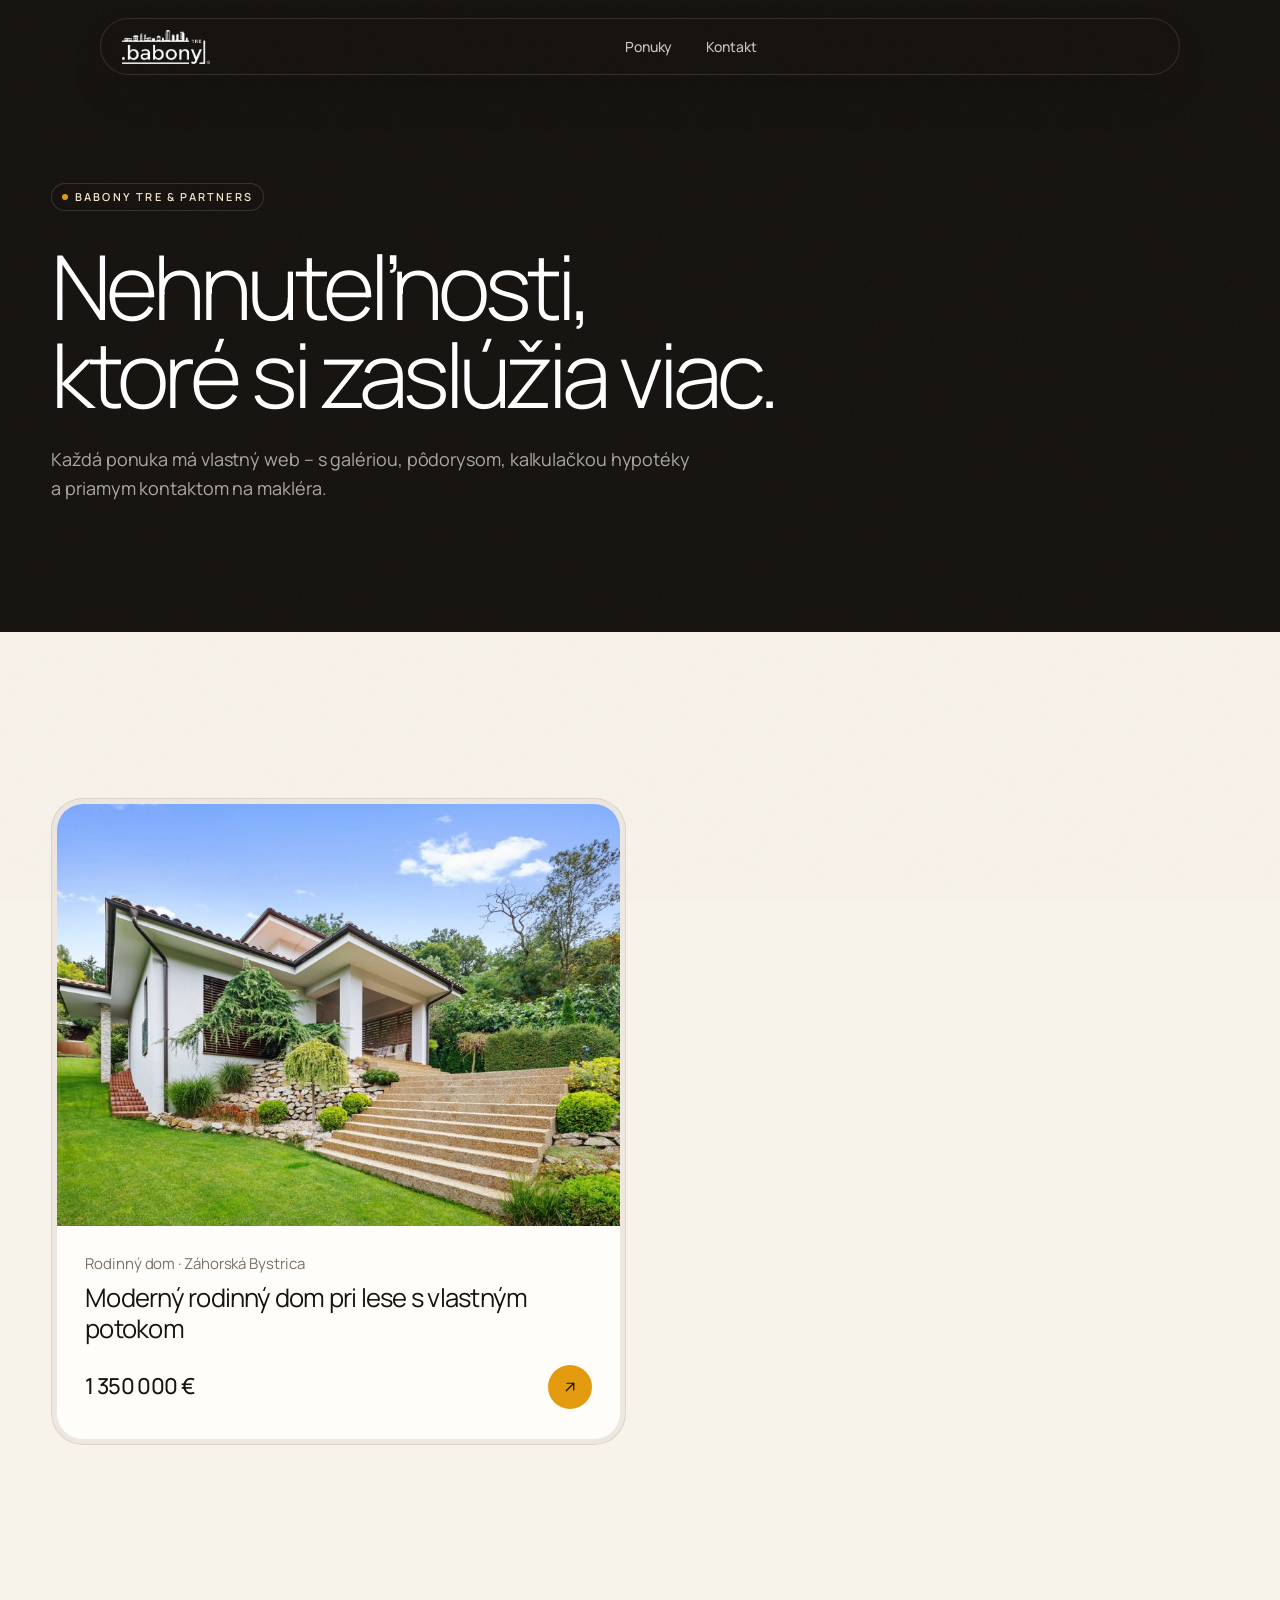
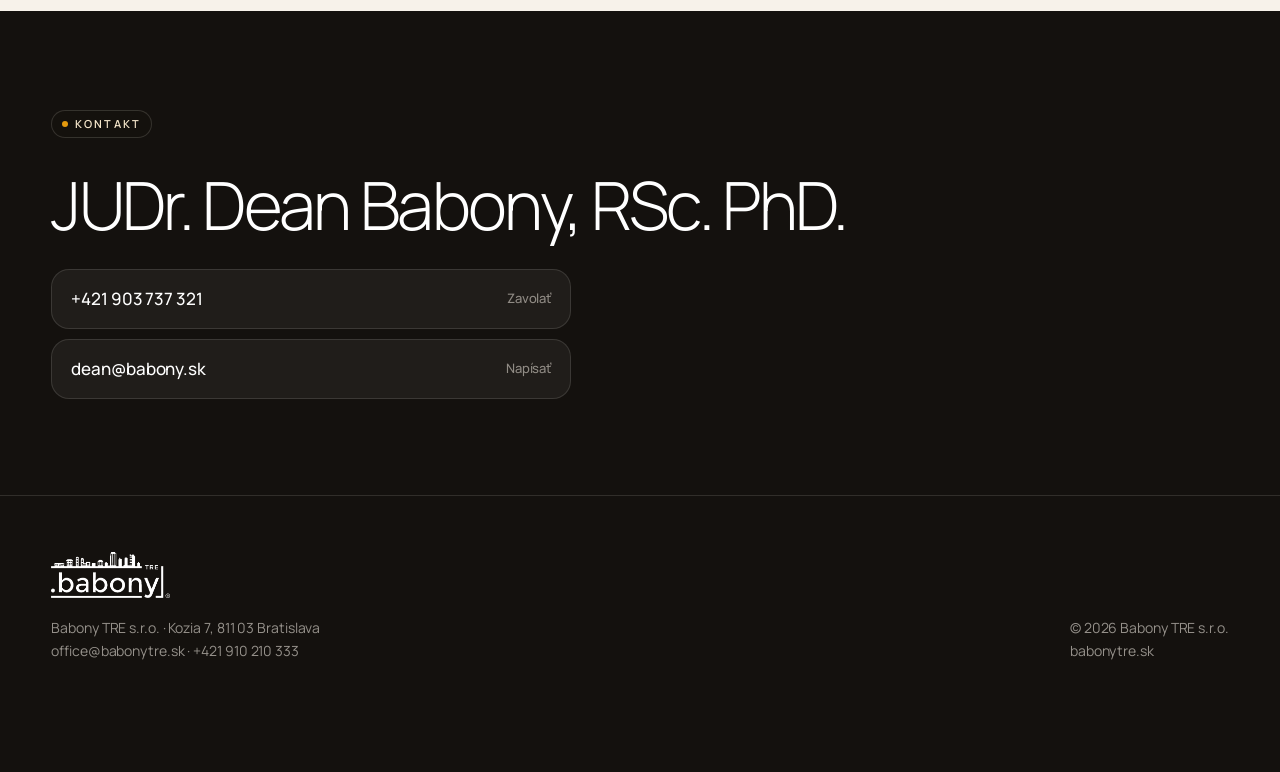
<file: index.html>
<!doctype html>
<html lang="sk" class="no-js">
<head>
<meta charset="utf-8">
<meta name="viewport" content="width=device-width, initial-scale=1, viewport-fit=cover">
<title>Babony TRE · Vybrané ponuky</title>
<meta name="description" content="Exkluzívne nehnuteľnosti kancelárie Babony TRE v Bratislave.">
<meta name="theme-color" content="#14110e">
<meta property="og:type" content="website">
<meta property="og:title" content="Babony TRE · Vybrané ponuky">
<meta property="og:description" content="Exkluzívne nehnuteľnosti kancelárie Babony TRE v Bratislave.">
<meta property="og:image" content="https://webhunter-navrhy.github.io/sk-babony-tre/foto/dom/1A4A7867.jpg">
<meta property="og:url" content="https://webhunter-navrhy.github.io/sk-babony-tre/">
<meta name="twitter:card" content="summary_large_image">
<link rel="canonical" href="https://webhunter-navrhy.github.io/sk-babony-tre/">
<link rel="icon" href="assets/favicon.png">
<link rel="preconnect" href="https://fonts.googleapis.com">
<link rel="preconnect" href="https://fonts.gstatic.com" crossorigin>
<link href="https://fonts.googleapis.com/css2?family=Manrope:wght@200..800&display=swap" rel="stylesheet">
<link rel="stylesheet" href="assets/style.css?v=e3c841366c">
</head>
<body>
<header class="nav">
  <a class="nav-logo" href="" aria-label="Babony TRE – prehľad ponúk"><img src="assets/logo-bile.png" alt="Babony TRE" width="929" height="360"></a>
  <ul class="nav-links"><li><a href="#ponuky">Ponuky</a></li><li><a href="#kontakt">Kontakt</a></li></ul>
  <div style="display:flex;gap:8px;align-items:center"><button class="burger" aria-label="Menu" aria-expanded="false"><span></span><span></span></button></div>
</header>
<div class="overlay" aria-hidden="true">
  <ul><li><a href="#ponuky">Ponuky</a></li><li><a href="#kontakt">Kontakt</a></li></ul>
  <div class="kontakt-mini">Kontakt<a href="tel:+421903737321">+421 903 737 321</a><a href="mailto:dean@babony.sk">dean@babony.sk</a></div>
</div>
<main>
<section class="list-hero"><div class="wrap">
  <span class="eyebrow inv fade-in">Babony TRE &amp; Partners</span>
  <h1><span class="line-mask"><span>Nehnuteľnosti,</span></span><span class="line-mask"><span>ktoré si zaslúžia viac.</span></span></h1>
  <p class="fade-in">Každá ponuka má vlastný web – s galériou, pôdorysom, kalkulačkou hypotéky a priamym kontaktom na makléra.</p>
</div></section>
<section class="sec" id="ponuky"><div class="wrap"><div class="cards"><a class="card frame rv d0" href="rodinny-dom-zahorska-bystrica/"><div class="core">
  <div class="img"><img src="foto/dom/1A4A7867-m.jpg" srcset="foto/dom/1A4A7867-m.jpg 900w, foto/dom/1A4A7867.jpg 2400w" sizes="(max-width:860px) 100vw, 50vw" alt="Moderný rodinný dom pri lese s vlastným potokom" loading="lazy" decoding="async"></div>
  <div class="txt"><span class="m">Rodinný dom · Záhorská Bystrica</span><span class="t">Moderný rodinný dom pri lese s vlastným potokom</span>
    <div class="c"><b>1 350 000 €</b><span class="ic"><svg viewBox="0 0 24 24" fill="none" stroke="currentColor" stroke-width="1.6" stroke-linecap="round" stroke-linejoin="round"><path d="M7 17 17 7M8 7h9v9"/></svg></span></div></div></div></a></div></div></section>
<section class="sec contact" id="kontakt" style="padding:96px 0"><div class="wrap">
  <span class="eyebrow inv">Kontakt</span><h2 class="h2">JUDr. Dean Babony, RSc. PhD.</h2>
  <div class="agent-links" style="max-width:520px"><a href="tel:+421903737321">+421 903 737 321<span>Zavolať</span></a>
  <a href="mailto:dean@babony.sk">dean@babony.sk<span>Napísať</span></a></div>
</div></section>
</main>
<footer>
  <div class="wrap foot-grid">
    <div><img src="assets/logo-bile.png" alt="Babony TRE" width="929" height="360" loading="lazy">
      <div>Babony TRE s.r.o. · Kozia 7, 811 03 Bratislava</div>
      <div><a href="mailto:office@babonytre.sk">office@babonytre.sk</a> · <a href="tel:+421910210333">+421 910 210 333</a></div></div>
    <div>© 2026 Babony TRE s.r.o.<br><a href="https://www.babonytre.sk" target="_blank" rel="noopener">babonytre.sk</a></div>
  </div>
</footer>
<script src="assets/app.js?v=4cfc4a1892" defer></script>
</body>
</html>
</file>
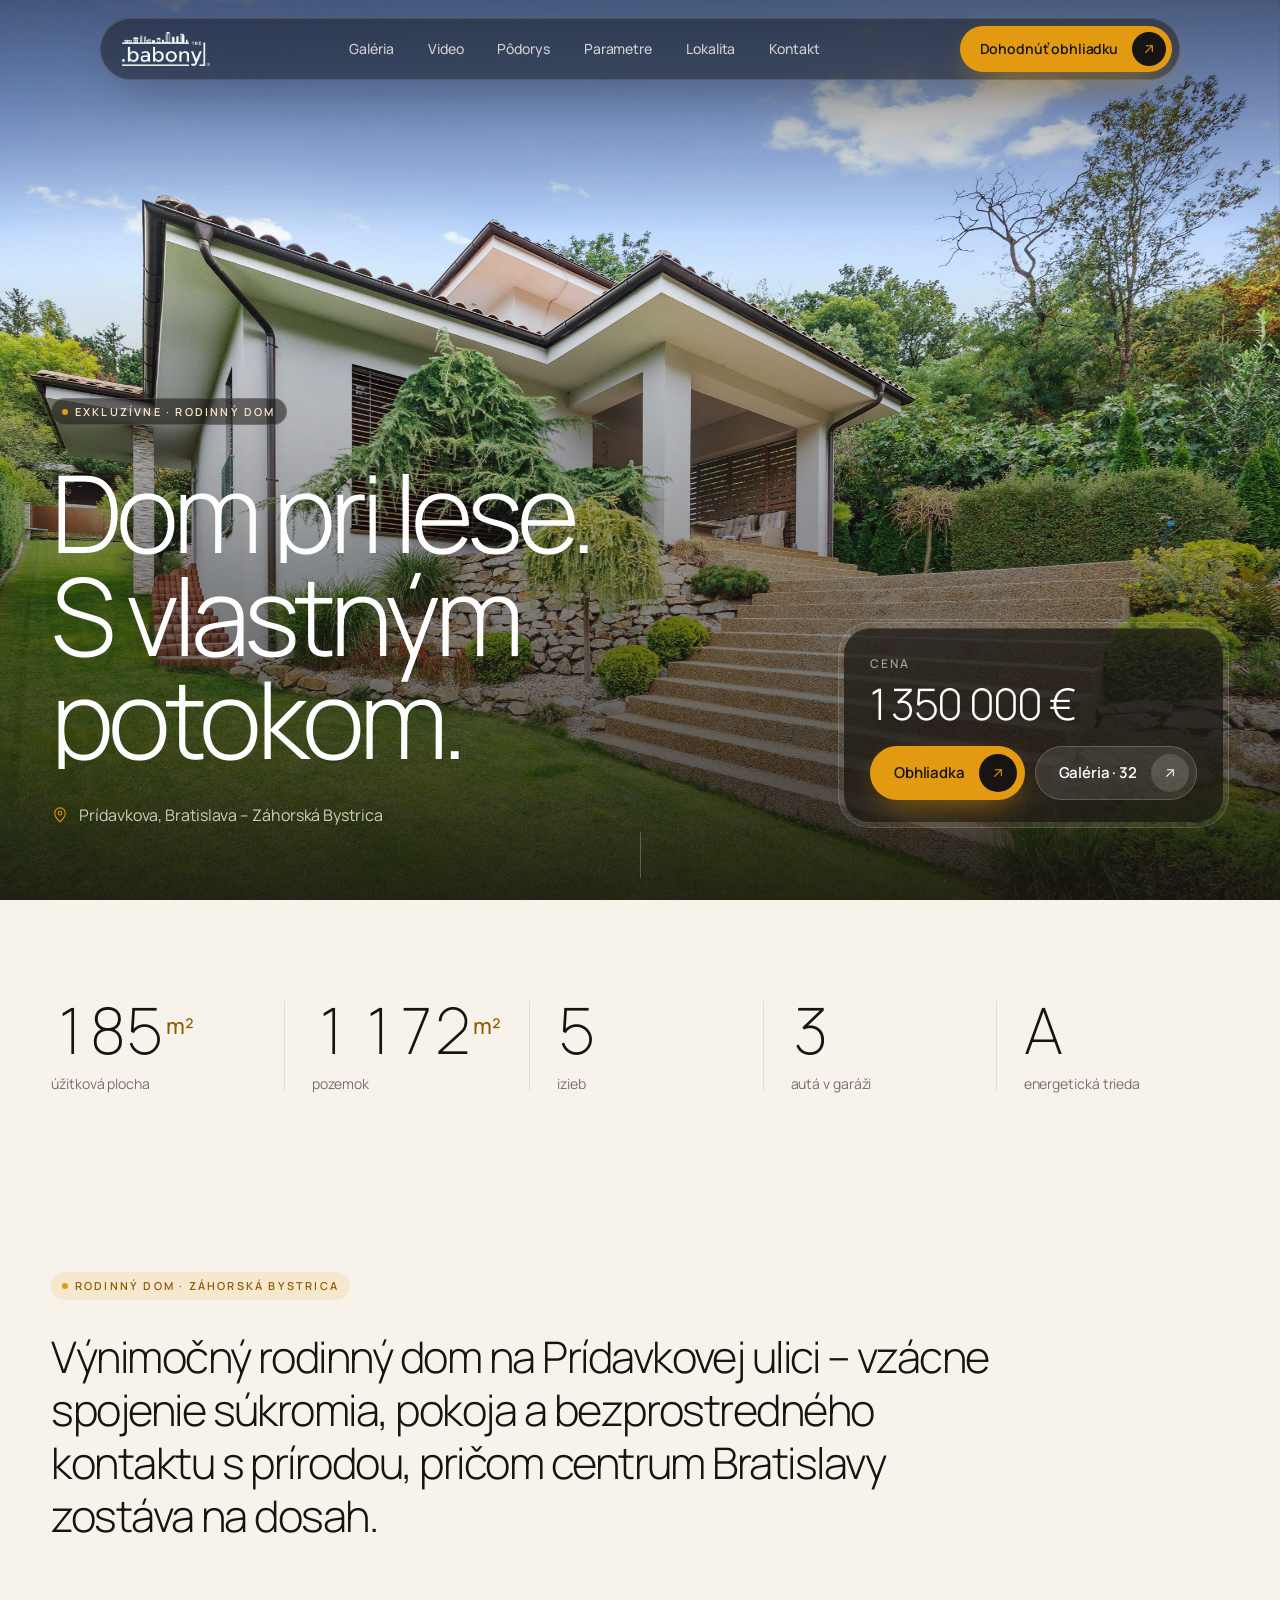
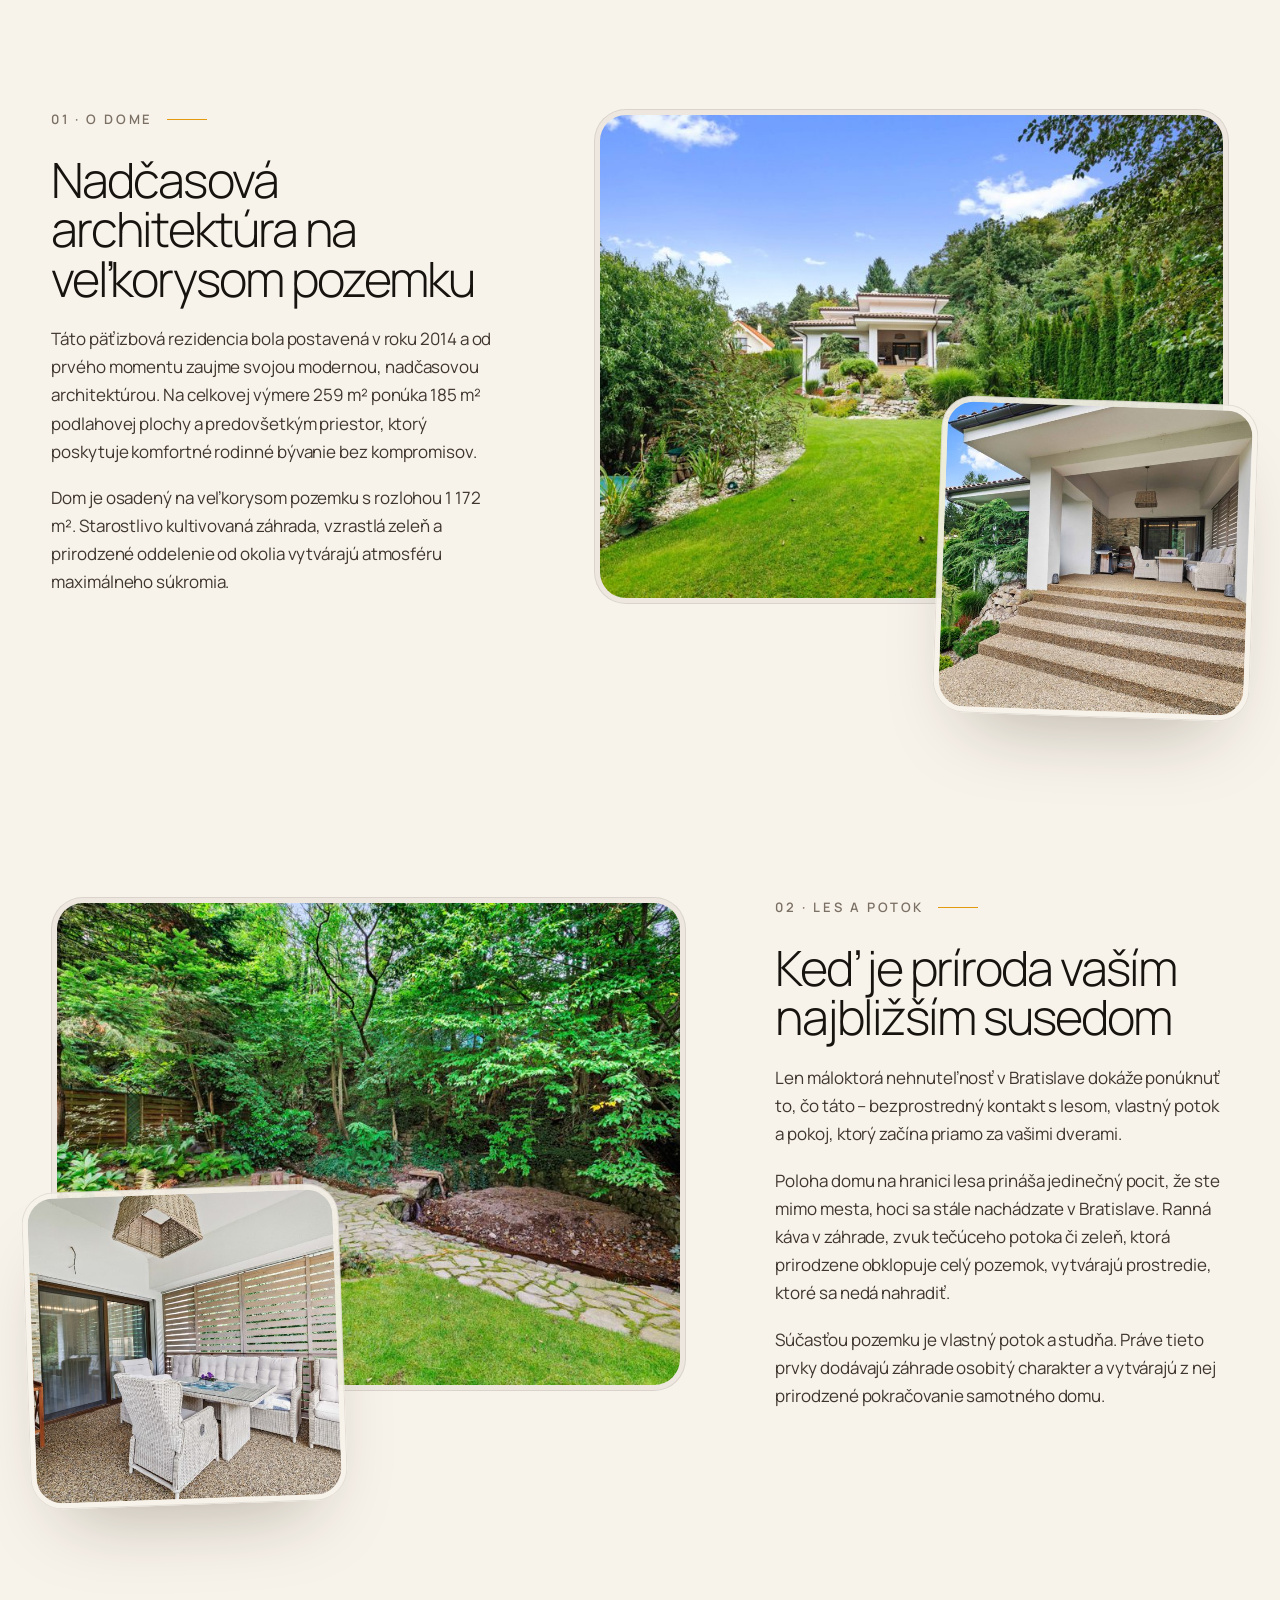
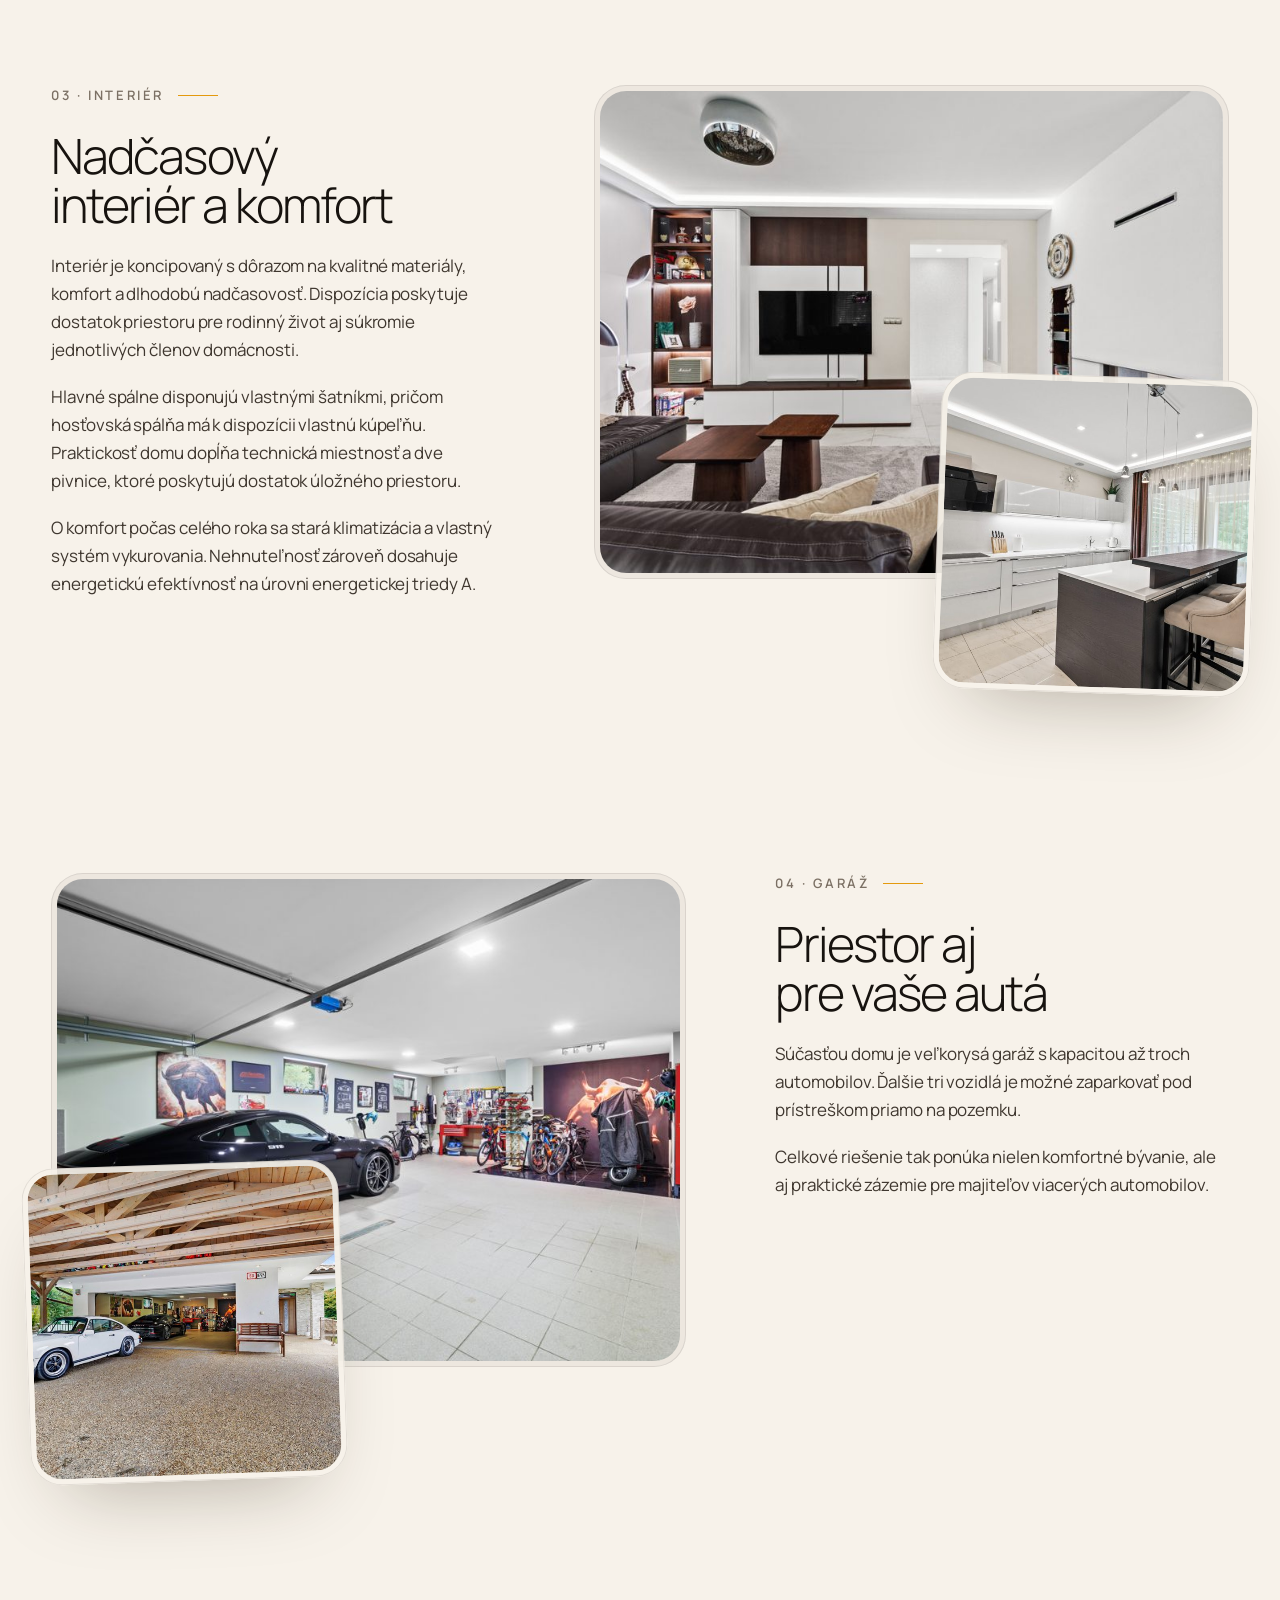
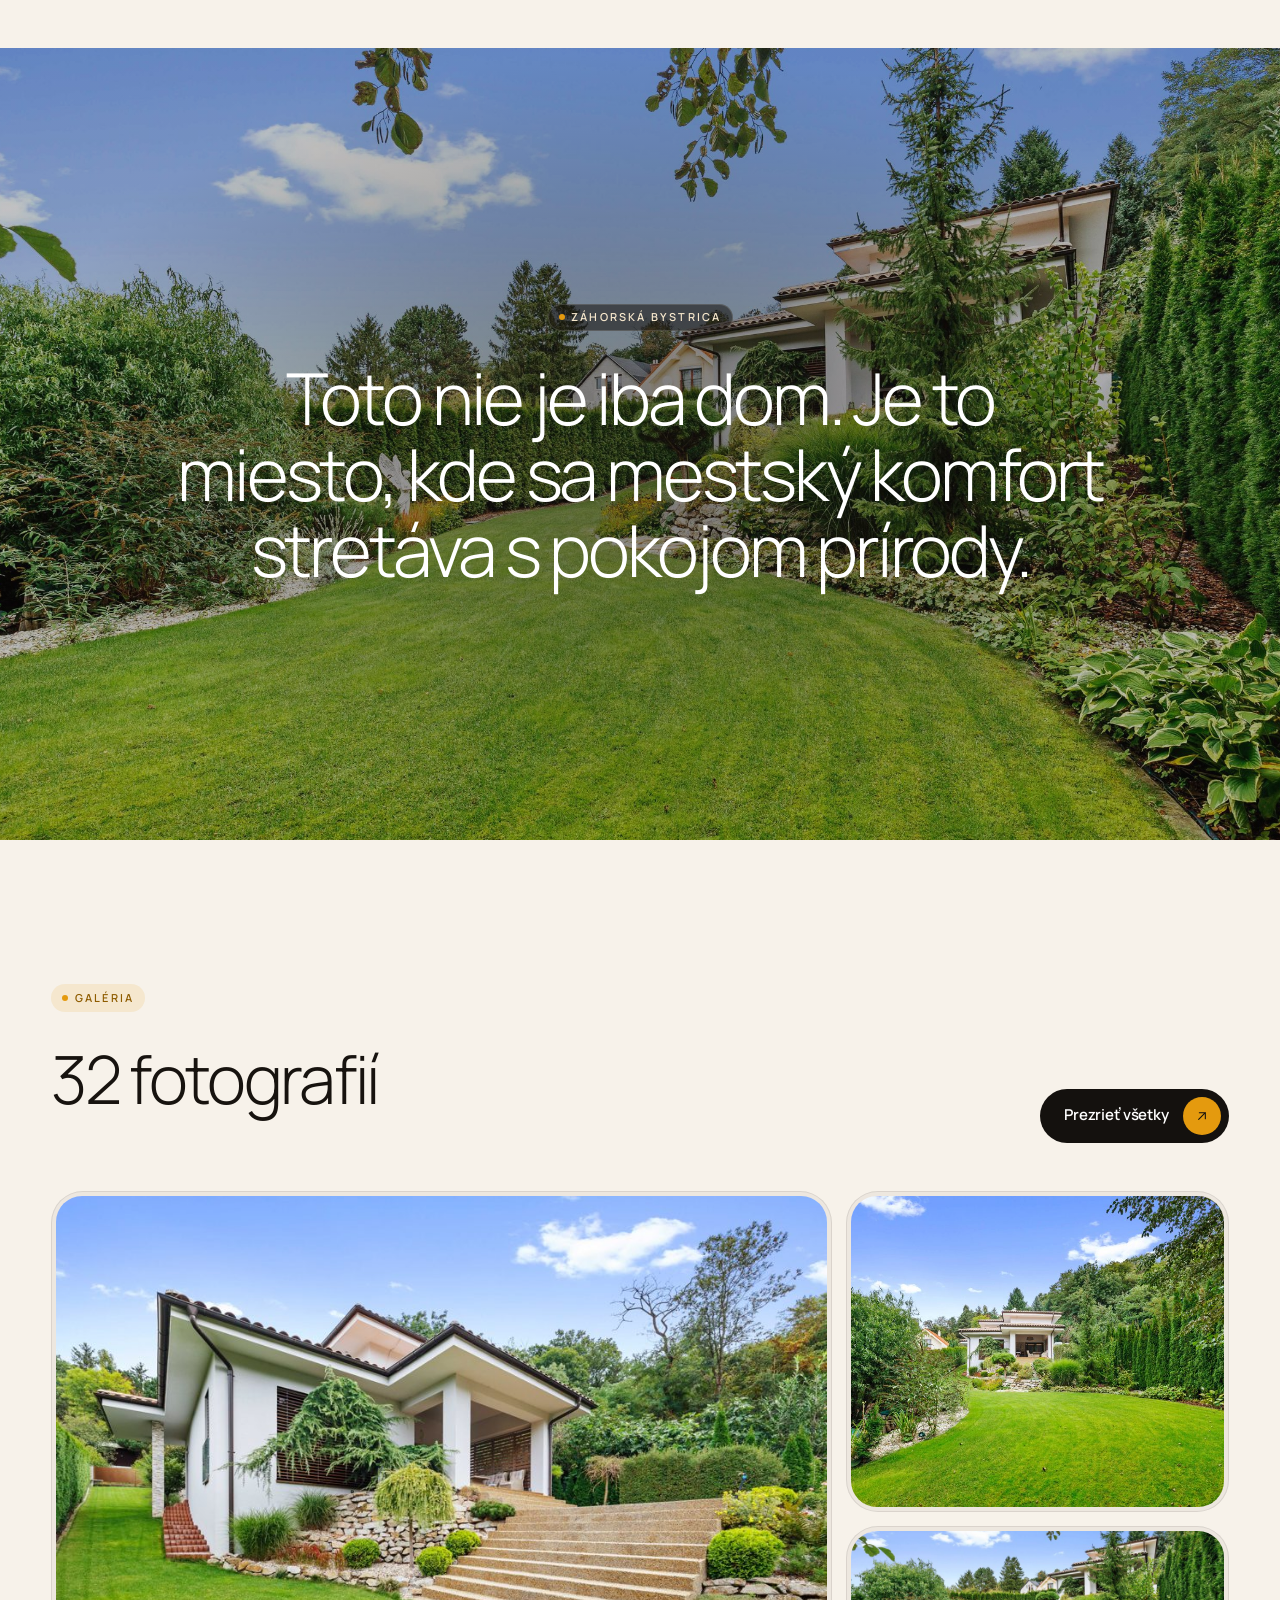
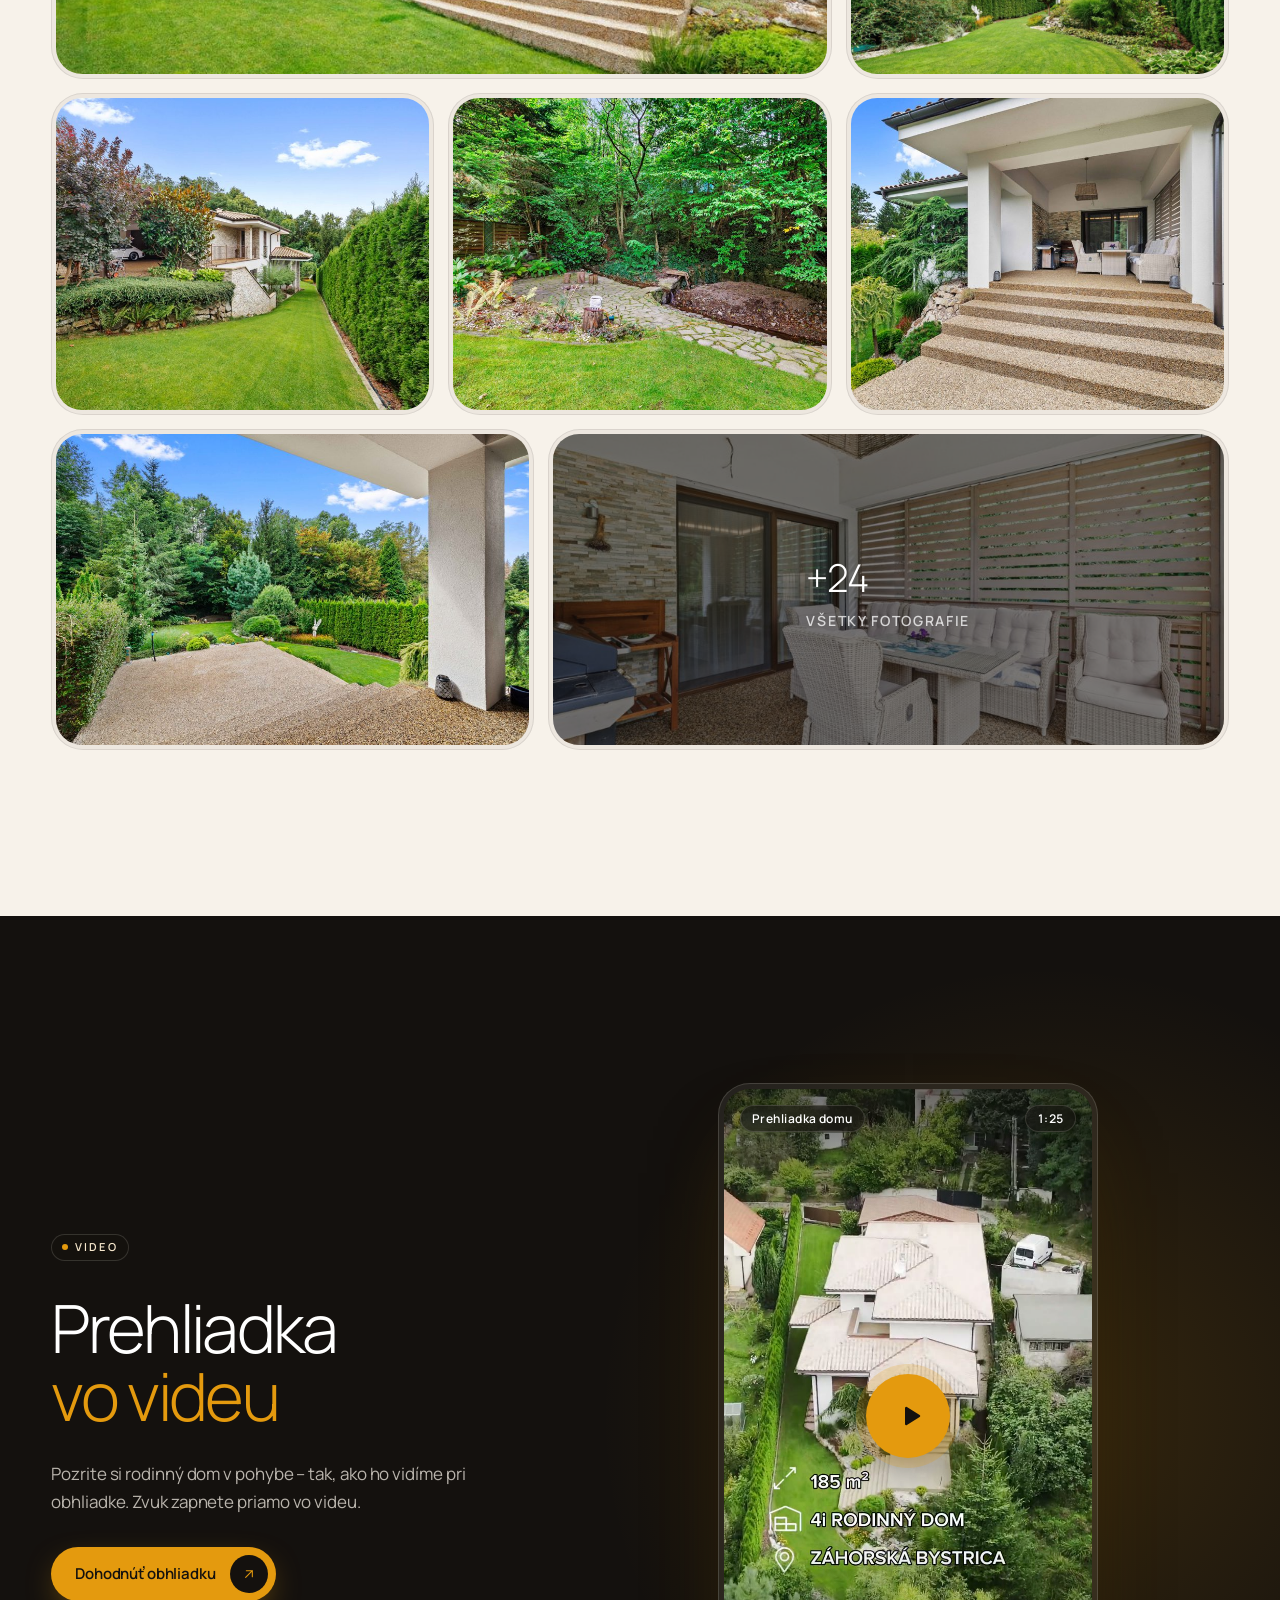
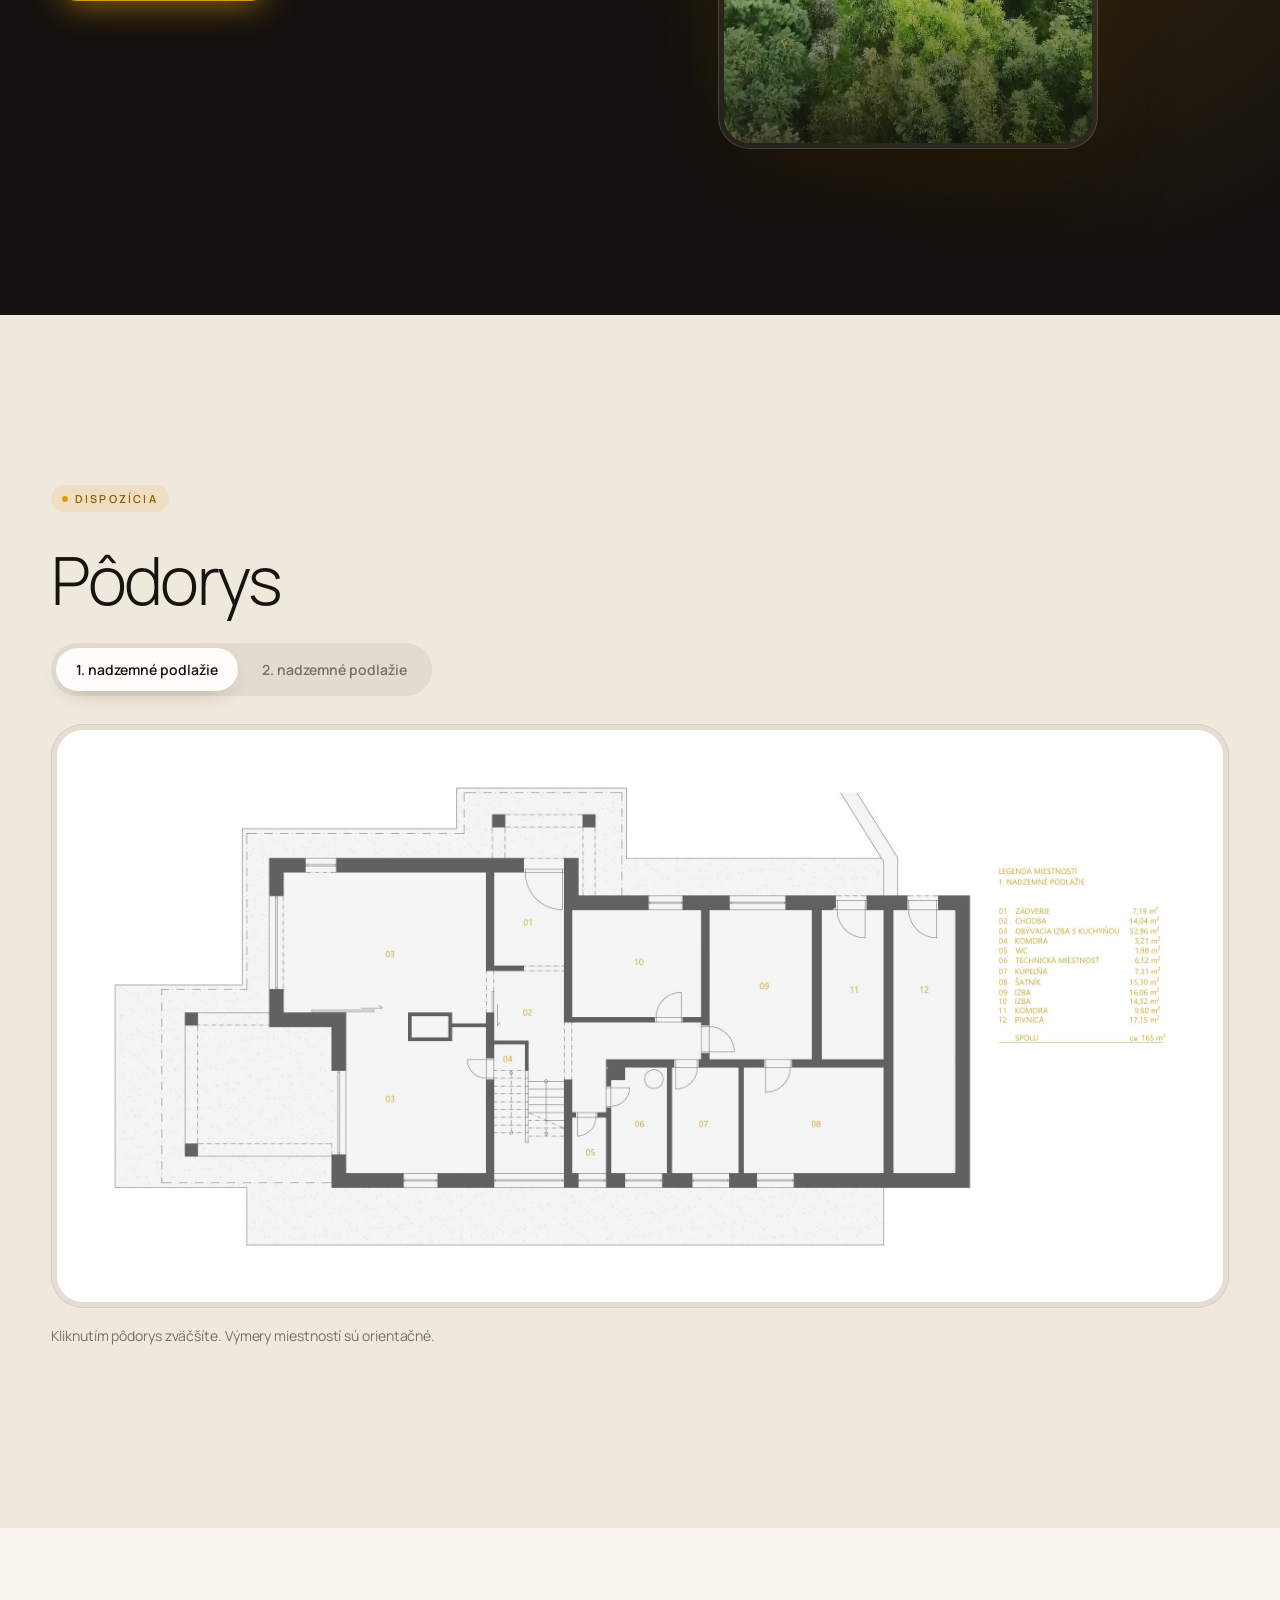
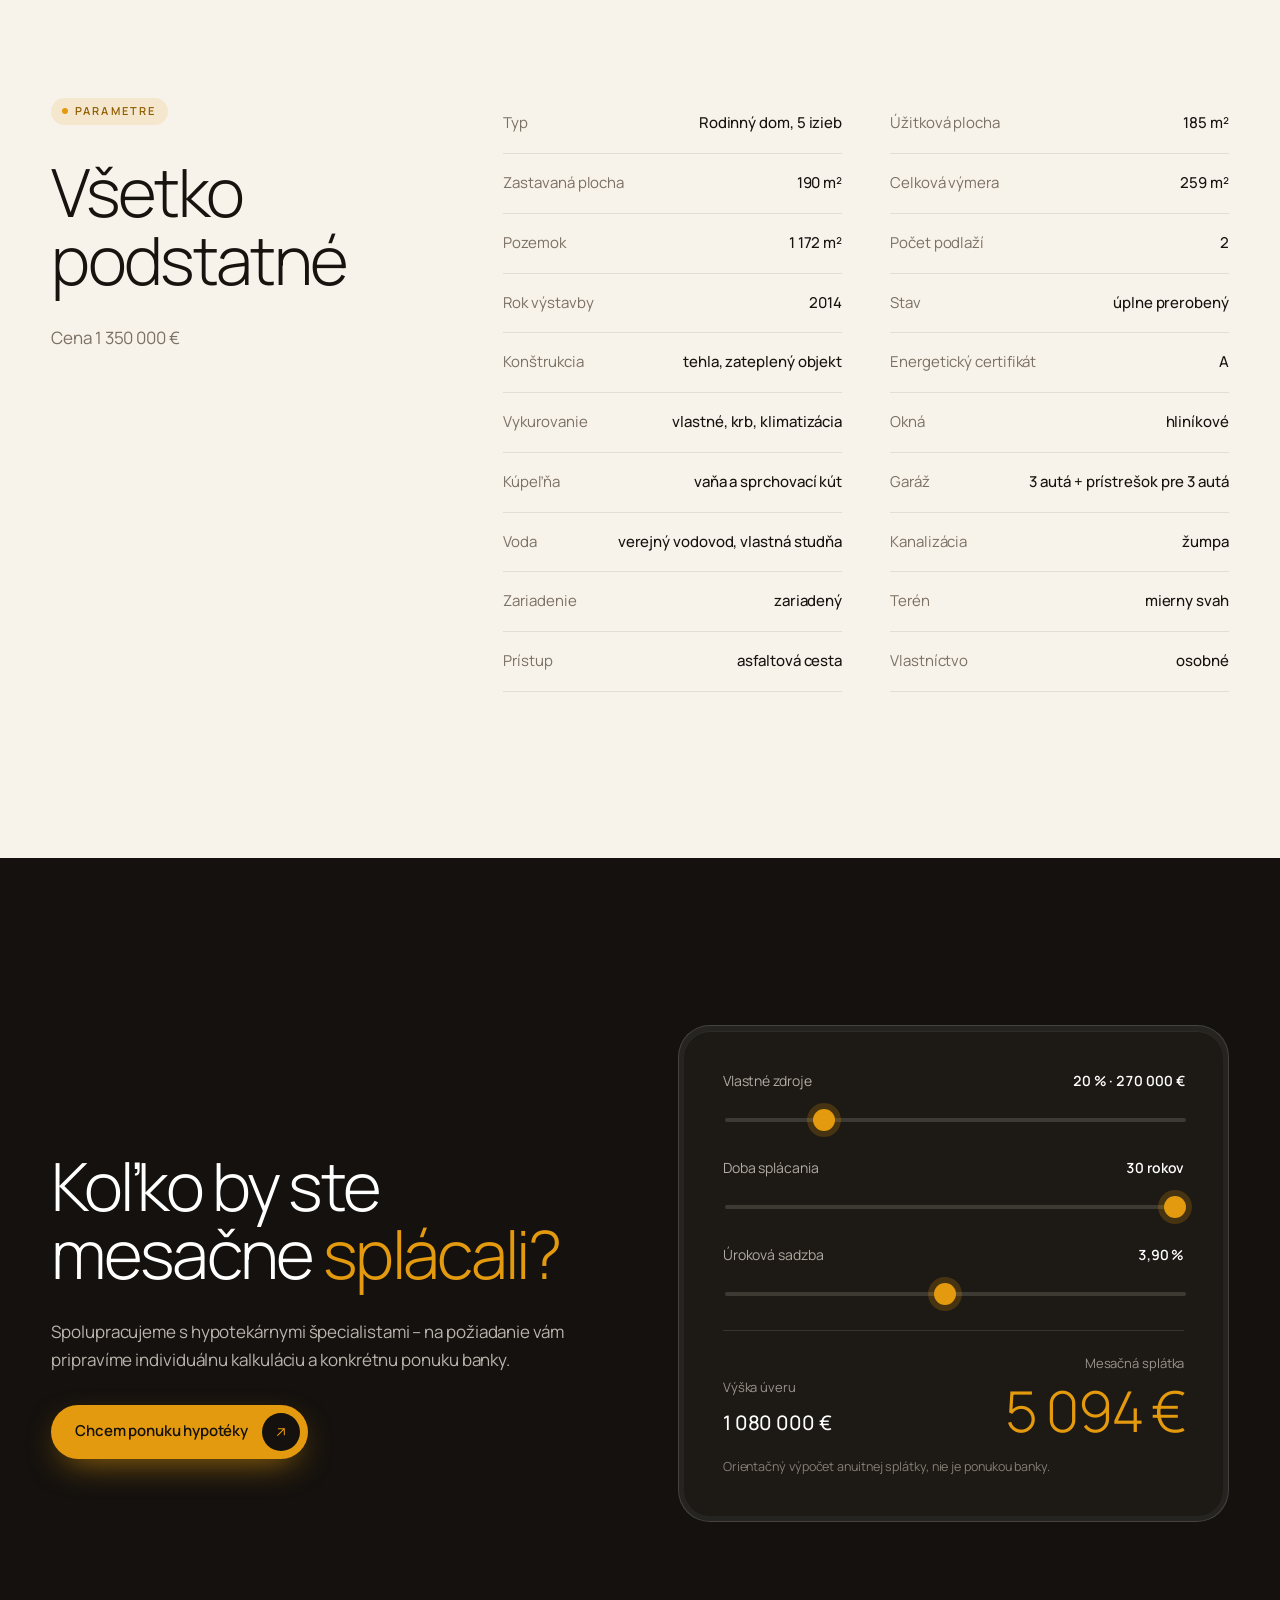
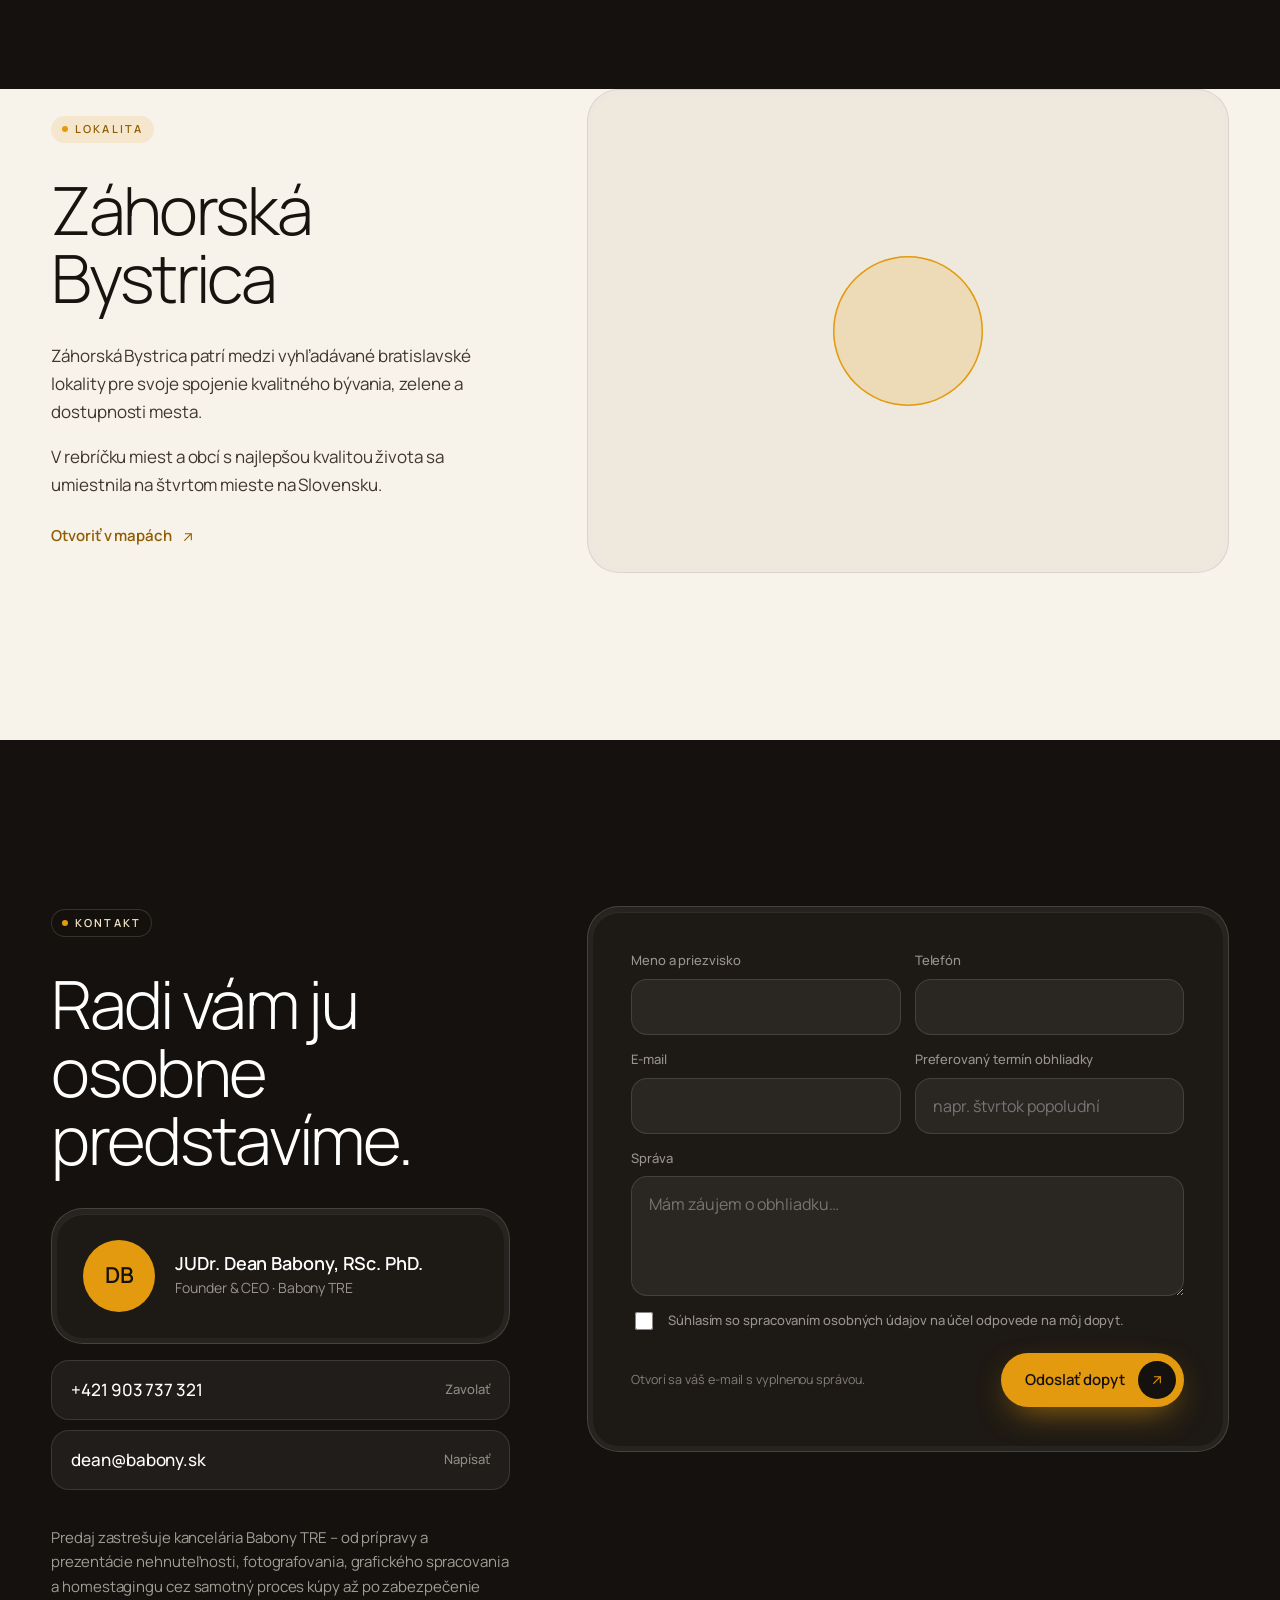
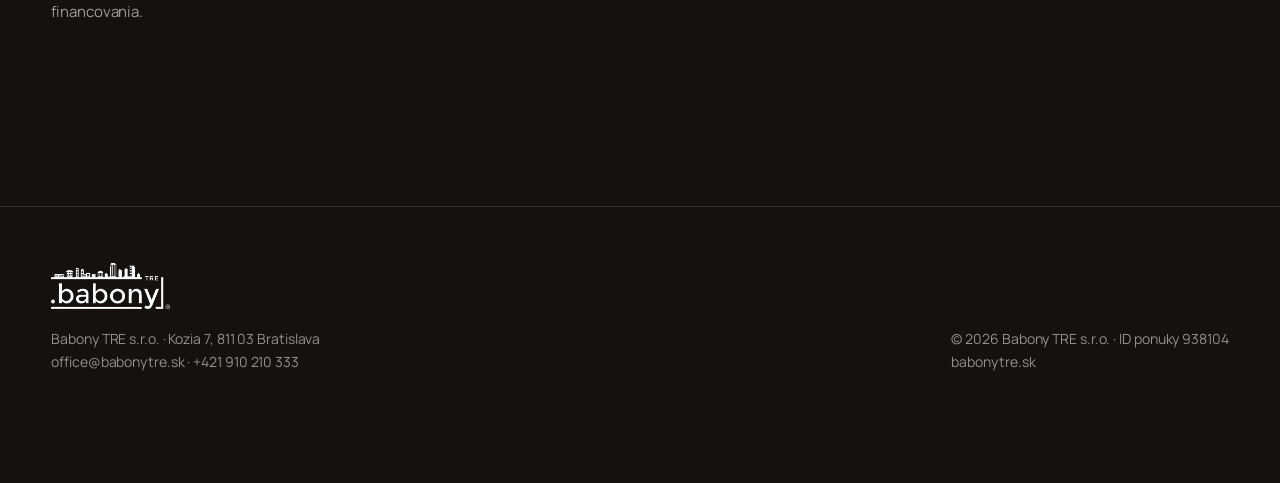
<file: rodinny-dom-zahorska-bystrica/index.html>
<!doctype html>
<html lang="sk" class="no-js">
<head>
<meta charset="utf-8">
<meta name="viewport" content="width=device-width, initial-scale=1, viewport-fit=cover">
<title>Moderný rodinný dom pri lese s vlastným potokom · Záhorská Bystrica · Babony TRE</title>
<meta name="description" content="Rodinný dom, Prídavkova, Bratislava – Záhorská Bystrica. Výnimočný rodinný dom na Prídavkovej ulici – vzácne spojenie súkromia, pokoja a bezprostredného kontaktu s prírodou, pričom centrum Bratislavy zostáva na dosah.">
<meta name="theme-color" content="#14110e">
<meta property="og:type" content="website">
<meta property="og:title" content="Moderný rodinný dom pri lese s vlastným potokom · Záhorská Bystrica · Babony TRE">
<meta property="og:description" content="Rodinný dom, Prídavkova, Bratislava – Záhorská Bystrica. Výnimočný rodinný dom na Prídavkovej ulici – vzácne spojenie súkromia, pokoja a bezprostredného kontaktu s prírodou, pričom centrum Bratislavy zostáva na dosah.">
<meta property="og:image" content="https://webhunter-navrhy.github.io/sk-babony-tre/foto/dom/1A4A7867.jpg">
<meta property="og:url" content="https://webhunter-navrhy.github.io/sk-babony-tre/rodinny-dom-zahorska-bystrica/">
<meta name="twitter:card" content="summary_large_image">
<link rel="canonical" href="https://webhunter-navrhy.github.io/sk-babony-tre/rodinny-dom-zahorska-bystrica/">
<link rel="icon" href="../assets/favicon.png">
<link rel="preconnect" href="https://fonts.googleapis.com">
<link rel="preconnect" href="https://fonts.gstatic.com" crossorigin>
<link href="https://fonts.googleapis.com/css2?family=Manrope:wght@200..800&display=swap" rel="stylesheet">
<link rel="stylesheet" href="../assets/style.css?v=e3c841366c">
<script type="application/ld+json">{"@context": "https://schema.org", "@type": "RealEstateListing", "name": "Moderný rodinný dom pri lese s vlastným potokom", "url": "https://webhunter-navrhy.github.io/sk-babony-tre/rodinny-dom-zahorska-bystrica/", "image": "https://webhunter-navrhy.github.io/sk-babony-tre/foto/dom/1A4A7867.jpg", "description": "Výnimočný rodinný dom na Prídavkovej ulici – vzácne spojenie súkromia, pokoja a bezprostredného kontaktu s prírodou, pričom centrum Bratislavy zostáva na dosah.", "offers": {"@type": "Offer", "price": 1350000, "priceCurrency": "EUR", "seller": {"@type": "RealEstateAgent", "name": "Babony TRE s.r.o.", "email": "office@babonytre.sk", "telephone": "+421 910 210 333", "address": "Kozia 7, 811 03 Bratislava"}}, "address": {"@type": "PostalAddress", "streetAddress": "Prídavkova", "addressLocality": "Bratislava", "addressCountry": "SK"}}</script>
</head>
<body>
<header class="nav">
  <a class="nav-logo" href="../" aria-label="Babony TRE – prehľad ponúk"><img src="../assets/logo-bile.png" alt="Babony TRE" width="929" height="360"></a>
  <ul class="nav-links"><li><a href="#galeria">Galéria</a></li><li><a href="#video">Video</a></li><li><a href="#podorys">Pôdorys</a></li><li><a href="#parametre">Parametre</a></li><li><a href="#lokalita">Lokalita</a></li><li><a href="#kontakt">Kontakt</a></li></ul>
  <div style="display:flex;gap:8px;align-items:center"><a class="btn btn-amber" href="#kontakt">Dohodnúť obhliadku<span class="ic"><svg viewBox="0 0 24 24" fill="none" stroke="currentColor" stroke-width="1.6" stroke-linecap="round" stroke-linejoin="round"><path d="M7 17 17 7M8 7h9v9"/></svg></span></a><button class="burger" aria-label="Menu" aria-expanded="false"><span></span><span></span></button></div>
</header>
<div class="overlay" aria-hidden="true">
  <ul><li><a href="#galeria">Galéria</a></li><li><a href="#video">Video</a></li><li><a href="#podorys">Pôdorys</a></li><li><a href="#parametre">Parametre</a></li><li><a href="#lokalita">Lokalita</a></li><li><a href="#kontakt">Kontakt</a></li></ul>
  <div class="kontakt-mini">Kontakt<a href="tel:+421903737321">+421 903 737 321</a><a href="mailto:dean@babony.sk">dean@babony.sk</a></div>
</div>
<main>
<section class="hero">
  <div class="hero-img"><img style="object-position:50% 50%" src="../foto/dom/1A4A7867-m.jpg" srcset="../foto/dom/1A4A7867-m.jpg 900w, ../foto/dom/1A4A7867.jpg 2400w" sizes="100vw" alt="Moderný rodinný dom pri lese s vlastným potokom" fetchpriority="high"></div>
  <div class="hero-in">
    <div>
      <span class="eyebrow inv fade-in">Exkluzívne · Rodinný dom</span>
      <h1><span class="line-mask"><span>Dom pri lese.</span></span><span class="line-mask"><span>S vlastným potokom.</span></span></h1>
      <div class="loc fade-in"><svg viewBox="0 0 24 24" fill="none" stroke="currentColor" stroke-width="1.4"><path d="M12 21s-7-6.1-7-11.5A7 7 0 0 1 19 9.5C19 14.9 12 21 12 21Z"/><circle cx="12" cy="9.5" r="2.4"/></svg>Prídavkova, Bratislava – Záhorská Bystrica</div>
    </div>
    <div class="bezel price-card fade-in"><div class="core">
      <div class="lbl">Cena</div>
      <div class="cena">1 350 000 €</div>
      <div class="row">
        <a class="btn btn-amber" href="#kontakt">Obhliadka<span class="ic"><svg viewBox="0 0 24 24" fill="none" stroke="currentColor" stroke-width="1.6" stroke-linecap="round" stroke-linejoin="round"><path d="M7 17 17 7M8 7h9v9"/></svg></span></a>
        <a class="btn btn-ghost" href="../foto/dom/1A4A7867.jpg" data-lb="g">Galéria · 32<span class="ic"><svg viewBox="0 0 24 24" fill="none" stroke="currentColor" stroke-width="1.6" stroke-linecap="round" stroke-linejoin="round"><path d="M7 17 17 7M8 7h9v9"/></svg></span></a>
      </div>
    </div></div>
  </div>
  <div class="scroll-cue" aria-hidden="true"></div>
</section>
<section class="kpi"><div class="wrap kpi-grid"><div class="kpi-item rv d0"><div class="kpi-num"><span data-to="185">185</span><sup>m²</sup></div><div class="kpi-lbl">úžitková plocha</div></div><div class="kpi-item rv d1"><div class="kpi-num"><span data-to="1172">1 172</span><sup>m²</sup></div><div class="kpi-lbl">pozemok</div></div><div class="kpi-item rv d2"><div class="kpi-num"><span data-to="5">5</span></div><div class="kpi-lbl">izieb</div></div><div class="kpi-item rv d3"><div class="kpi-num"><span data-to="3">3</span></div><div class="kpi-lbl">autá v garáži</div></div><div class="kpi-item rv d4"><div class="kpi-num">A</div><div class="kpi-lbl">energetická trieda</div></div></div></section>
<section class="sec intro"><div class="wrap">
  <span class="eyebrow rv">Rodinný dom · Záhorská Bystrica</span>
  <p class="lead">Výnimočný rodinný dom na Prídavkovej ulici – vzácne spojenie súkromia, pokoja a bezprostredného kontaktu s prírodou, pričom centrum Bratislavy zostáva na dosah.</p>
</div></section>
<section class="sec" style="padding-top:0"><div class="wrap"><article class="chap">
  <div class="chap-txt">
    <div class="chap-num rv">01  ·  O DOME</div>
    <h2 class="h2 rv d1">Nadčasová architektúra na veľkorysom pozemku</h2>
    <div class="rv d2"><p>Táto päťizbová rezidencia bola postavená v roku 2014 a od prvého momentu zaujme svojou modernou, nadčasovou architektúrou. Na celkovej výmere 259 m² ponúka 185 m² podlahovej plochy a predovšetkým priestor, ktorý poskytuje komfortné rodinné bývanie bez kompromisov.</p><p>Dom je osadený na veľkorysom pozemku s rozlohou 1 172 m². Starostlivo kultivovaná záhrada, vzrastlá zeleň a prirodzené oddelenie od okolia vytvárajú atmosféru maximálneho súkromia.</p></div>
  </div>
  <div class="chap-img">
    <a class="zoomable " href="../foto/dom/1A4A7861.jpg" data-th="../foto/dom/1A4A7861-m.jpg" data-lb="g"><div class="frame a rv"><div class="core"><img src="../foto/dom/1A4A7861-m.jpg" srcset="../foto/dom/1A4A7861-m.jpg 900w, ../foto/dom/1A4A7861.jpg 2400w" sizes="(max-width:860px) 100vw, 58vw" alt="Nadčasová architektúra na veľkorysom pozemku" loading="lazy" decoding="async"></div></div></a>
    <a class="zoomable frame b rv d2" href="../foto/dom/1A4A7870.jpg" data-th="../foto/dom/1A4A7870-m.jpg" data-lb="g"><div class="core"><img src="../foto/dom/1A4A7870-m.jpg" srcset="../foto/dom/1A4A7870-m.jpg 900w, ../foto/dom/1A4A7870.jpg 2400w" sizes="(max-width:860px) 100vw, 30vw" alt="Nadčasová architektúra na veľkorysom pozemku" loading="lazy" decoding="async"></div></a>
  </div>
</article><article class="chap flip">
  <div class="chap-txt">
    <div class="chap-num rv">02  ·  LES A POTOK</div>
    <h2 class="h2 rv d1">Keď je príroda vaším najbližším susedom</h2>
    <div class="rv d2"><p>Len máloktorá nehnuteľnosť v Bratislave dokáže ponúknuť to, čo táto – bezprostredný kontakt s lesom, vlastný potok a pokoj, ktorý začína priamo za vašimi dverami.</p><p>Poloha domu na hranici lesa prináša jedinečný pocit, že ste mimo mesta, hoci sa stále nachádzate v Bratislave. Ranná káva v záhrade, zvuk tečúceho potoka či zeleň, ktorá prirodzene obklopuje celý pozemok, vytvárajú prostredie, ktoré sa nedá nahradiť.</p><p>Súčasťou pozemku je vlastný potok a studňa. Práve tieto prvky dodávajú záhrade osobitý charakter a vytvárajú z nej prirodzené pokračovanie samotného domu.</p></div>
  </div>
  <div class="chap-img">
    <a class="zoomable " href="../foto/dom/1A4A7858.jpg" data-th="../foto/dom/1A4A7858-m.jpg" data-lb="g"><div class="frame a rv"><div class="core"><img src="../foto/dom/1A4A7858-m.jpg" srcset="../foto/dom/1A4A7858-m.jpg 900w, ../foto/dom/1A4A7858.jpg 2400w" sizes="(max-width:860px) 100vw, 58vw" alt="Keď je príroda vaším najbližším susedom" loading="lazy" decoding="async"></div></div></a>
    <a class="zoomable frame b rv d2" href="../foto/dom/1A4A7876.jpg" data-th="../foto/dom/1A4A7876-m.jpg" data-lb="g"><div class="core"><img src="../foto/dom/1A4A7876-m.jpg" srcset="../foto/dom/1A4A7876-m.jpg 900w, ../foto/dom/1A4A7876.jpg 2400w" sizes="(max-width:860px) 100vw, 30vw" alt="Keď je príroda vaším najbližším susedom" loading="lazy" decoding="async"></div></a>
  </div>
</article><article class="chap">
  <div class="chap-txt">
    <div class="chap-num rv">03  ·  INTERIÉR</div>
    <h2 class="h2 rv d1">Nadčasový interiér a komfort</h2>
    <div class="rv d2"><p>Interiér je koncipovaný s dôrazom na kvalitné materiály, komfort a dlhodobú nadčasovosť. Dispozícia poskytuje dostatok priestoru pre rodinný život aj súkromie jednotlivých členov domácnosti.</p><p>Hlavné spálne disponujú vlastnými šatníkmi, pričom hosťovská spálňa má k dispozícii vlastnú kúpeľňu. Praktickosť domu dopĺňa technická miestnosť a dve pivnice, ktoré poskytujú dostatok úložného priestoru.</p><p>O komfort počas celého roka sa stará klimatizácia a vlastný systém vykurovania. Nehnuteľnosť zároveň dosahuje energetickú efektívnosť na úrovni energetickej triedy A.</p></div>
  </div>
  <div class="chap-img">
    <a class="zoomable " href="../foto/dom/1A4A7819.jpg" data-th="../foto/dom/1A4A7819-m.jpg" data-lb="g"><div class="frame a rv"><div class="core"><img src="../foto/dom/1A4A7819-m.jpg" srcset="../foto/dom/1A4A7819-m.jpg 900w, ../foto/dom/1A4A7819.jpg 2400w" sizes="(max-width:860px) 100vw, 58vw" alt="Nadčasový interiér a komfort" loading="lazy" decoding="async"></div></div></a>
    <a class="zoomable frame b rv d2" href="../foto/dom/1A4A7828.jpg" data-th="../foto/dom/1A4A7828-m.jpg" data-lb="g"><div class="core"><img src="../foto/dom/1A4A7828-m.jpg" srcset="../foto/dom/1A4A7828-m.jpg 900w, ../foto/dom/1A4A7828.jpg 2400w" sizes="(max-width:860px) 100vw, 30vw" alt="Nadčasový interiér a komfort" loading="lazy" decoding="async"></div></a>
  </div>
</article><article class="chap flip">
  <div class="chap-txt">
    <div class="chap-num rv">04  ·  GARÁŽ</div>
    <h2 class="h2 rv d1">Priestor aj pre vaše autá</h2>
    <div class="rv d2"><p>Súčasťou domu je veľkorysá garáž s kapacitou až troch automobilov. Ďalšie tri vozidlá je možné zaparkovať pod prístreškom priamo na pozemku.</p><p>Celkové riešenie tak ponúka nielen komfortné bývanie, ale aj praktické zázemie pre majiteľov viacerých automobilov.</p></div>
  </div>
  <div class="chap-img">
    <a class="zoomable " href="../foto/dom/1A4A7855.jpg" data-th="../foto/dom/1A4A7855-m.jpg" data-lb="g"><div class="frame a rv"><div class="core"><img src="../foto/dom/1A4A7855-m.jpg" srcset="../foto/dom/1A4A7855-m.jpg 900w, ../foto/dom/1A4A7855.jpg 2400w" sizes="(max-width:860px) 100vw, 58vw" alt="Priestor aj pre vaše autá" loading="lazy" decoding="async"></div></div></a>
    <a class="zoomable frame b rv d2" href="../foto/dom/1A4A7879.jpg" data-th="../foto/dom/1A4A7879-m.jpg" data-lb="g"><div class="core"><img src="../foto/dom/1A4A7879-m.jpg" srcset="../foto/dom/1A4A7879-m.jpg 900w, ../foto/dom/1A4A7879.jpg 2400w" sizes="(max-width:860px) 100vw, 30vw" alt="Priestor aj pre vaše autá" loading="lazy" decoding="async"></div></a>
  </div>
</article></div></section>
<section class="quote">
  <img src="../foto/dom/1A4A7864-m.jpg" srcset="../foto/dom/1A4A7864-m.jpg 900w, ../foto/dom/1A4A7864.jpg 2400w" sizes="100vw" alt="" loading="lazy" decoding="async">
  <blockquote class="rv"><span class="eyebrow inv">Záhorská Bystrica</span><p>Toto nie je iba dom. Je to miesto, kde sa mestský komfort stretáva s pokojom prírody.</p></blockquote>
</section>
<section class="sec" id="galeria" style="padding-top:clamp(96px,11vw,150px)"><div class="wrap">
  <div class="gal-head"><div><span class="eyebrow rv">Galéria</span><h2 class="h2 rv d1">32 fotografií</h2></div>
  <a class="btn btn-dark rv" href="../foto/dom/1A4A7867.jpg" data-lb="g">Prezrieť všetky<span class="ic"><svg viewBox="0 0 24 24" fill="none" stroke="currentColor" stroke-width="1.6" stroke-linecap="round" stroke-linejoin="round"><path d="M7 17 17 7M8 7h9v9"/></svg></span></a></div>
  <div class="bento"><a class="zoomable rv d0" href="../foto/dom/1A4A7867.jpg" data-th="../foto/dom/1A4A7867-m.jpg" data-lb="g"><div class="frame" style="height:100%"><div class="core"><img src="../foto/dom/1A4A7867-m.jpg" srcset="../foto/dom/1A4A7867-m.jpg 900w, ../foto/dom/1A4A7867.jpg 2400w" sizes="(max-width:860px) 50vw, 40vw" alt="Moderný rodinný dom pri lese s vlastným potokom" loading="lazy" decoding="async"></div></div></a><a class="zoomable rv d1" href="../foto/dom/1A4A7861.jpg" data-th="../foto/dom/1A4A7861-m.jpg" data-lb="g"><div class="frame" style="height:100%"><div class="core"><img src="../foto/dom/1A4A7861-m.jpg" srcset="../foto/dom/1A4A7861-m.jpg 900w, ../foto/dom/1A4A7861.jpg 2400w" sizes="(max-width:860px) 50vw, 40vw" alt="Moderný rodinný dom pri lese s vlastným potokom" loading="lazy" decoding="async"></div></div></a><a class="zoomable rv d2" href="../foto/dom/1A4A7864.jpg" data-th="../foto/dom/1A4A7864-m.jpg" data-lb="g"><div class="frame" style="height:100%"><div class="core"><img src="../foto/dom/1A4A7864-m.jpg" srcset="../foto/dom/1A4A7864-m.jpg 900w, ../foto/dom/1A4A7864.jpg 2400w" sizes="(max-width:860px) 50vw, 40vw" alt="Moderný rodinný dom pri lese s vlastným potokom" loading="lazy" decoding="async"></div></div></a><a class="zoomable rv d3" href="../foto/dom/1A4A7882.jpg" data-th="../foto/dom/1A4A7882-m.jpg" data-lb="g"><div class="frame" style="height:100%"><div class="core"><img src="../foto/dom/1A4A7882-m.jpg" srcset="../foto/dom/1A4A7882-m.jpg 900w, ../foto/dom/1A4A7882.jpg 2400w" sizes="(max-width:860px) 50vw, 40vw" alt="Moderný rodinný dom pri lese s vlastným potokom" loading="lazy" decoding="async"></div></div></a><a class="zoomable rv d0" href="../foto/dom/1A4A7858.jpg" data-th="../foto/dom/1A4A7858-m.jpg" data-lb="g"><div class="frame" style="height:100%"><div class="core"><img src="../foto/dom/1A4A7858-m.jpg" srcset="../foto/dom/1A4A7858-m.jpg 900w, ../foto/dom/1A4A7858.jpg 2400w" sizes="(max-width:860px) 50vw, 40vw" alt="Moderný rodinný dom pri lese s vlastným potokom" loading="lazy" decoding="async"></div></div></a><a class="zoomable rv d1" href="../foto/dom/1A4A7870.jpg" data-th="../foto/dom/1A4A7870-m.jpg" data-lb="g"><div class="frame" style="height:100%"><div class="core"><img src="../foto/dom/1A4A7870-m.jpg" srcset="../foto/dom/1A4A7870-m.jpg 900w, ../foto/dom/1A4A7870.jpg 2400w" sizes="(max-width:860px) 50vw, 40vw" alt="Moderný rodinný dom pri lese s vlastným potokom" loading="lazy" decoding="async"></div></div></a><a class="zoomable rv d2" href="../foto/dom/1A4A7873.jpg" data-th="../foto/dom/1A4A7873-m.jpg" data-lb="g"><div class="frame" style="height:100%"><div class="core"><img src="../foto/dom/1A4A7873-m.jpg" srcset="../foto/dom/1A4A7873-m.jpg 900w, ../foto/dom/1A4A7873.jpg 2400w" sizes="(max-width:860px) 50vw, 40vw" alt="Moderný rodinný dom pri lese s vlastným potokom" loading="lazy" decoding="async"></div></div></a><a class="zoomable rv d3" href="../foto/dom/1A4A7876.jpg" data-th="../foto/dom/1A4A7876-m.jpg" data-lb="g"><div class="frame" style="height:100%"><div class="core"><img src="../foto/dom/1A4A7876-m.jpg" srcset="../foto/dom/1A4A7876-m.jpg 900w, ../foto/dom/1A4A7876.jpg 2400w" sizes="(max-width:860px) 50vw, 40vw" alt="Moderný rodinný dom pri lese s vlastným potokom" loading="lazy" decoding="async"><div class="more"><div>+24<small>všetky fotografie</small></div></div></div></div></a></div><a href="../foto/dom/1A4A7810.jpg" data-th="../foto/dom/1A4A7810-m.jpg" data-lb="g" hidden></a><a href="../foto/dom/1A4A7813.jpg" data-th="../foto/dom/1A4A7813-m.jpg" data-lb="g" hidden></a><a href="../foto/dom/1A4A7816.jpg" data-th="../foto/dom/1A4A7816-m.jpg" data-lb="g" hidden></a><a href="../foto/dom/1A4A7819.jpg" data-th="../foto/dom/1A4A7819-m.jpg" data-lb="g" hidden></a><a href="../foto/dom/1A4A7822.jpg" data-th="../foto/dom/1A4A7822-m.jpg" data-lb="g" hidden></a><a href="../foto/dom/1A4A7825.jpg" data-th="../foto/dom/1A4A7825-m.jpg" data-lb="g" hidden></a><a href="../foto/dom/1A4A7828.jpg" data-th="../foto/dom/1A4A7828-m.jpg" data-lb="g" hidden></a><a href="../foto/dom/1A4A7831.jpg" data-th="../foto/dom/1A4A7831-m.jpg" data-lb="g" hidden></a><a href="../foto/dom/1A4A7837.jpg" data-th="../foto/dom/1A4A7837-m.jpg" data-lb="g" hidden></a><a href="../foto/dom/1A4A7840.jpg" data-th="../foto/dom/1A4A7840-m.jpg" data-lb="g" hidden></a><a href="../foto/dom/1A4A7849.jpg" data-th="../foto/dom/1A4A7849-m.jpg" data-lb="g" hidden></a><a href="../foto/dom/1A4A7852.jpg" data-th="../foto/dom/1A4A7852-m.jpg" data-lb="g" hidden></a><a href="../foto/dom/1A4A7834.jpg" data-th="../foto/dom/1A4A7834-m.jpg" data-lb="g" hidden></a><a href="../foto/dom/1A4A7804.jpg" data-th="../foto/dom/1A4A7804-m.jpg" data-lb="g" hidden></a><a href="../foto/dom/1A4A7807.jpg" data-th="../foto/dom/1A4A7807-m.jpg" data-lb="g" hidden></a><a href="../foto/dom/1A4A7789.jpg" data-th="../foto/dom/1A4A7789-m.jpg" data-lb="g" hidden></a><a href="../foto/dom/1A4A7792.jpg" data-th="../foto/dom/1A4A7792-m.jpg" data-lb="g" hidden></a><a href="../foto/dom/1A4A7795.jpg" data-th="../foto/dom/1A4A7795-m.jpg" data-lb="g" hidden></a><a href="../foto/dom/1A4A7843.jpg" data-th="../foto/dom/1A4A7843-m.jpg" data-lb="g" hidden></a><a href="../foto/dom/1A4A7798.jpg" data-th="../foto/dom/1A4A7798-m.jpg" data-lb="g" hidden></a><a href="../foto/dom/1A4A7801.jpg" data-th="../foto/dom/1A4A7801-m.jpg" data-lb="g" hidden></a><a href="../foto/dom/1A4A7846.jpg" data-th="../foto/dom/1A4A7846-m.jpg" data-lb="g" hidden></a><a href="../foto/dom/1A4A7855.jpg" data-th="../foto/dom/1A4A7855-m.jpg" data-lb="g" hidden></a><a href="../foto/dom/1A4A7879.jpg" data-th="../foto/dom/1A4A7879-m.jpg" data-lb="g" hidden></a>
</div></section>
<section class="sec vids" id="video"><div class="wrap vid-grid n1">
  <div class="vid-txt">
    <span class="eyebrow inv rv">Video</span>
    <h2 class="h2 rv d1">Prehliadka<br><em>vo videu</em></h2>
    <p class="rv d2">Pozrite si rodinný dom v pohybe – tak, ako ho vidíme pri obhliadke. Zvuk zapnete priamo vo videu.</p>
    <a class="btn btn-amber rv d3" href="#kontakt">Dohodnúť obhliadku<span class="ic"><svg viewBox="0 0 24 24" fill="none" stroke="currentColor" stroke-width="1.6" stroke-linecap="round" stroke-linejoin="round"><path d="M7 17 17 7M8 7h9v9"/></svg></span></a>
  </div>
  <div class="vid-track"><figure class="vid rv d1">
    <div class="vid-frame"><div class="core">
      <video preload="none" playsinline webkit-playsinline disablepictureinpicture poster="../video/rodinny-dom-zahorska-bystrica/dom-video.jpg" aria-label="Prehliadka domu"><source src="../video/rodinny-dom-zahorska-bystrica/dom-video-720.mp4" type="video/mp4" media="(max-width: 860px)"><source src="../video/rodinny-dom-zahorska-bystrica/dom-video.mp4" type="video/mp4"></video>
      <button class="vid-start" aria-label="Prehrať video – Prehliadka domu"><span class="vid-big"><svg viewBox="0 0 24 24" fill="currentColor"><path d="M8 5.6v12.8a1 1 0 0 0 1.52.85l10.2-6.4a1 1 0 0 0 0-1.7L9.52 4.75A1 1 0 0 0 8 5.6Z"/></svg></span></button>
      <div class="vid-top"><span class="vid-tag">Prehliadka domu</span><span class="vid-dlzka">1:25</span></div>
      <div class="vid-ui">
        <button class="vid-b vid-pp" aria-label="Prehrať / pozastaviť"><svg viewBox="0 0 24 24" fill="currentColor"><path d="M8 5.6v12.8a1 1 0 0 0 1.52.85l10.2-6.4a1 1 0 0 0 0-1.7L9.52 4.75A1 1 0 0 0 8 5.6Z"/></svg><svg viewBox="0 0 24 24" fill="currentColor"><rect x="6.5" y="5" width="3.6" height="14" rx="1.2"/><rect x="13.9" y="5" width="3.6" height="14" rx="1.2"/></svg></button>
        <div class="vid-bar" role="slider" aria-label="Priebeh videa" aria-valuemin="0" aria-valuemax="100" aria-valuenow="0" tabindex="0"><i></i></div>
        <button class="vid-b vid-zvuk" aria-label="Zvuk zapnúť / vypnúť"><svg class="on" viewBox="0 0 24 24" fill="none" stroke="currentColor" stroke-width="1.6" stroke-linecap="round" stroke-linejoin="round"><path d="M4 9.5v5h3.5L12 18.5v-13L7.5 9.5H4Z"/><path d="M15.5 9a4 4 0 0 1 0 6M18 6.5a7.5 7.5 0 0 1 0 11"/></svg><svg class="off" viewBox="0 0 24 24" fill="none" stroke="currentColor" stroke-width="1.6" stroke-linecap="round" stroke-linejoin="round"><path d="M4 9.5v5h3.5L12 18.5v-13L7.5 9.5H4Z"/><path d="m16 9.5 5 5M21 9.5l-5 5"/></svg></button>
        <button class="vid-b vid-fs" aria-label="Na celú obrazovku"><svg viewBox="0 0 24 24" fill="none" stroke="currentColor" stroke-width="1.6" stroke-linecap="round" stroke-linejoin="round"><path d="M4 9V4h5M20 9V4h-5M4 15v5h5M20 15v5h-5"/></svg></button>
      </div>
    </div></div>
  </figure></div>
</div></section>
<section class="sec plans" id="podorys"><div class="wrap">
  <span class="eyebrow rv">Dispozícia</span><h2 class="h2 rv d1">Pôdorys</h2>
  <div class="tabs rv" role="tablist"><button role="tab" aria-selected="true" aria-controls="plan-0">1. nadzemné podlažie</button><button role="tab" aria-selected="false" aria-controls="plan-1">2. nadzemné podlažie</button></div><div class="rv d2"><div class="plan-panel" id="plan-0" role="tabpanel"><a class="zoomable frame" href="../podorys/dom-1np.jpg" data-lb="plan"><div class="core"><img src="../podorys/dom-1np.jpg" alt="Pôdorys – 1. nadzemné podlažie" loading="lazy"></div></a></div><div class="plan-panel" id="plan-1" role="tabpanel" hidden><a class="zoomable frame" href="../podorys/dom-2np.jpg" data-lb="plan"><div class="core"><img src="../podorys/dom-2np.jpg" alt="Pôdorys – 2. nadzemné podlažie" loading="lazy"></div></a></div></div>
  <p class="plan-note">Kliknutím pôdorys zväčšíte. Výmery miestností sú orientačné.</p>
</div></section>
<section class="sec" id="parametre"><div class="wrap params">
  <div><span class="eyebrow rv">Parametre</span><h2 class="h2 rv d1">Všetko<br>podstatné</h2>
    <p class="rv d2" style="color:var(--muted)">Cena 1 350 000 €</p></div>
  <div class="rv d2"><dl><div class="r"><dt>Typ</dt><dd>Rodinný dom, 5 izieb</dd></div><div class="r"><dt>Úžitková plocha</dt><dd>185 m²</dd></div><div class="r"><dt>Zastavaná plocha</dt><dd>190 m²</dd></div><div class="r"><dt>Celková výmera</dt><dd>259 m²</dd></div><div class="r"><dt>Pozemok</dt><dd>1 172 m²</dd></div><div class="r"><dt>Počet podlaží</dt><dd>2</dd></div><div class="r"><dt>Rok výstavby</dt><dd>2014</dd></div><div class="r"><dt>Stav</dt><dd>úplne prerobený</dd></div><div class="r"><dt>Konštrukcia</dt><dd>tehla, zateplený objekt</dd></div><div class="r"><dt>Energetický certifikát</dt><dd>A</dd></div><div class="r"><dt>Vykurovanie</dt><dd>vlastné, krb, klimatizácia</dd></div><div class="r"><dt>Okná</dt><dd>hliníkové</dd></div><div class="r"><dt>Kúpeľňa</dt><dd>vaňa a sprchovací kút</dd></div><div class="r"><dt>Garáž</dt><dd>3 autá + prístrešok pre 3 autá</dd></div><div class="r"><dt>Voda</dt><dd>verejný vodovod, vlastná studňa</dd></div><div class="r"><dt>Kanalizácia</dt><dd>žumpa</dd></div><div class="r"><dt>Zariadenie</dt><dd>zariadený</dd></div><div class="r"><dt>Terén</dt><dd>mierny svah</dd></div><div class="r"><dt>Prístup</dt><dd>asfaltová cesta</dd></div><div class="r"><dt>Vlastníctvo</dt><dd>osobné</dd></div></dl></div>
</div></section>
<section class="sec calc" data-cena="1350000"><div class="wrap calc-grid">
  <div><span class="eyebrow inv rv">Financovanie</span><h2 class="h2 rv d1">Koľko by ste<br>mesačne <em>splácali?</em></h2>
    <p class="rv d2">Spolupracujeme s hypotekárnymi špecialistami – na požiadanie vám pripravíme individuálnu kalkuláciu a konkrétnu ponuku banky.</p>
    <a class="btn btn-amber rv d3" href="#kontakt" style="margin-top:14px">Chcem ponuku hypotéky<span class="ic"><svg viewBox="0 0 24 24" fill="none" stroke="currentColor" stroke-width="1.6" stroke-linecap="round" stroke-linejoin="round"><path d="M7 17 17 7M8 7h9v9"/></svg></span></a></div>
  <div class="bezel rv d2"><div class="core">
    <div class="slider"><label for="h-zdroje">Vlastné zdroje <b id="o-zdroje"></b></label><input id="h-zdroje" type="range" min="10" max="60" step="5" value="20"></div>
    <div class="slider"><label for="h-roky">Doba splácania <b id="o-roky"></b></label><input id="h-roky" type="range" min="5" max="30" step="1" value="30"></div>
    <div class="slider"><label for="h-urok">Úroková sadzba <b id="o-urok"></b></label><input id="h-urok" type="range" min="2" max="6" step="0.05" value="3.9"></div>
    <div class="splatka"><div><small>Výška úveru</small><b id="o-uver" style="font-weight:500;font-size:20px"></b></div>
      <div style="text-align:right"><small>Mesačná splátka</small><div class="v" id="o-splatka"></div></div></div>
    <p class="disc">Orientačný výpočet anuitnej splátky, nie je ponukou banky.</p>
  </div></div>
</div></section>
<section class="sec" id="lokalita" style="padding-top:0"><div class="wrap loc-grid">
  <div><span class="eyebrow rv">Lokalita</span><h2 class="h2 rv d1">Záhorská Bystrica</h2><p class="rv d2">Záhorská Bystrica patrí medzi vyhľadávané bratislavské lokality pre svoje spojenie kvalitného bývania, zelene a dostupnosti mesta.</p><p class="rv d2">V rebríčku miest a obcí s najlepšou kvalitou života sa umiestnila na štvrtom mieste na Slovensku.</p>
    <a class="link-arrow rv d3" href="https://www.google.com/maps/search/?api=1&query=48.2382,17.0523" target="_blank" rel="noopener">Otvoriť v mapách <svg viewBox="0 0 24 24" fill="none" stroke="currentColor" stroke-width="1.6" stroke-linecap="round" stroke-linejoin="round"><path d="M7 17 17 7M8 7h9v9"/></svg></a></div>
  <div class="frame map rv d2"><div class="core"><iframe title="Mapa – Prídavkova, Bratislava – Záhorská Bystrica" src="https://www.openstreetmap.org/export/embed.html?bbox=17.033099999999997,48.2262,17.0715,48.2502&layer=mapnik" loading="lazy"></iframe>
    <span class="map-pin area"></span></div></div>
</div></section>
<section class="sec contact" id="kontakt"><div class="wrap contact-grid">
  <div>
    <span class="eyebrow inv rv">Kontakt</span>
    <h2 class="h2 rv d1">Radi vám ju<br>osobne predstavíme.</h2>
    <div class="bezel agent rv d2" style="margin-top:34px"><div class="core">
      <div class="mono">DB</div>
      <div><div class="meno">JUDr. Dean Babony, RSc. PhD.</div><div class="poz">Founder &amp; CEO · Babony TRE</div></div>
    </div></div>
    <div class="agent-links rv d3">
      <a href="tel:+421903737321">+421 903 737 321<span>Zavolať</span></a>
      <a href="mailto:dean@babony.sk?subject=Záujem o ponuku 938104 – Moderný rodinný dom pri lese s vlastným potokom">dean@babony.sk<span>Napísať</span></a>
    </div>
    <p class="servis rv d4">Predaj zastrešuje kancelária Babony TRE – od prípravy a prezentácie nehnuteľnosti, fotografovania, grafického spracovania a homestagingu cez samotný proces kúpy až po zabezpečenie financovania.</p>
  </div>
  <form class="f bezel rv d2" data-komu="dean@babony.sk" data-predmet="Záujem o ponuku 938104 – Moderný rodinný dom pri lese s vlastným potokom" data-nazov="Moderný rodinný dom pri lese s vlastným potokom"><div class="core">
    <div class="f-grid">
      <div><label for="f-meno">Meno a priezvisko</label><input id="f-meno" name="meno" autocomplete="name" required></div>
      <div><label for="f-tel">Telefón</label><input id="f-tel" name="telefon" type="tel" autocomplete="tel"></div>
      <div><label for="f-mail">E-mail</label><input id="f-mail" name="email" type="email" autocomplete="email" required></div>
      <div><label for="f-termin">Preferovaný termín obhliadky</label><input id="f-termin" name="termin" placeholder="napr. štvrtok popoludní"></div>
      <div class="full"><label for="f-sprava">Správa</label><textarea id="f-sprava" name="sprava" placeholder="Mám záujem o obhliadku…"></textarea></div>
    </div>
    <label class="chk"><input type="checkbox" required> Súhlasím so spracovaním osobných údajov na účel odpovede na môj dopyt.</label>
    <div class="foot"><small>Otvorí sa váš e-mail s vyplnenou správou.</small>
      <button class="btn btn-amber" type="submit">Odoslať dopyt<span class="ic"><svg viewBox="0 0 24 24" fill="none" stroke="currentColor" stroke-width="1.6" stroke-linecap="round" stroke-linejoin="round"><path d="M7 17 17 7M8 7h9v9"/></svg></span></button></div>
  </div></form>
</div></section>
</main>
<footer>
  <div class="wrap foot-grid">
    <div><img src="../assets/logo-bile.png" alt="Babony TRE" width="929" height="360" loading="lazy">
      <div>Babony TRE s.r.o. · Kozia 7, 811 03 Bratislava</div>
      <div><a href="mailto:office@babonytre.sk">office@babonytre.sk</a> · <a href="tel:+421910210333">+421 910 210 333</a></div></div>
    <div>© 2026 Babony TRE s.r.o. · ID ponuky 938104<br><a href="https://www.babonytre.sk" target="_blank" rel="noopener">babonytre.sk</a></div>
  </div>
</footer>
<div class="dock"><div class="p"><small>Rodinný dom</small>1 350 000 €</div>
  <a class="btn btn-amber" href="#kontakt">Obhliadka<span class="ic"><svg viewBox="0 0 24 24" fill="none" stroke="currentColor" stroke-width="1.6" stroke-linecap="round" stroke-linejoin="round"><path d="M7 17 17 7M8 7h9v9"/></svg></span></a></div>
<div class="lb" role="dialog" aria-modal="true" aria-label="Galéria">
  <div class="lb-top"><span class="lb-count"></span><button class="lb-btn lb-close" aria-label="Zavrieť"><svg viewBox="0 0 24 24" fill="none" stroke="currentColor" stroke-width="1.5" stroke-linecap="round"><path d="M6 6l12 12M18 6 6 18"/></svg></button></div>
  <div class="lb-stage"><img alt=""><button class="lb-btn lb-nav lb-prev" aria-label="Predchádzajúca"><svg viewBox="0 0 24 24" fill="none" stroke="currentColor" stroke-width="1.5" stroke-linecap="round"><path d="M15 5l-7 7 7 7"/></svg></button><button class="lb-btn lb-nav lb-next" aria-label="Ďalšia"><svg viewBox="0 0 24 24" fill="none" stroke="currentColor" stroke-width="1.5" stroke-linecap="round"><path d="M9 5l7 7-7 7"/></svg></button></div>
  <div class="lb-strip"></div>
</div>
<script src="../assets/app.js?v=4cfc4a1892" defer></script>
</body>
</html>
</file>
<file: assets/style.css>
/* Babony TRE — univerzálna šablóna ponuky. Farba značky #e49a0e, písmo Manrope. */
:root {
  --paper: #f7f2ea;
  --paper-2: #efe8dc;
  --card: #fffdf9;
  --ink: #17130f;
  --ink-2: #3f372f;
  --muted: #7b7064;
  --amber: #e49a0e;
  --amber-hi: #f2b23a;
  --amber-ink: #8f5c00;
  --night: #14110e;
  --night-2: #1d1914;
  --line: rgba(23, 19, 15, .09);
  --line-inv: rgba(255, 250, 240, .12);
  --ease: cubic-bezier(.22, 1, .36, 1);
  --ease-spring: cubic-bezier(.32, .72, 0, 1);
  --r: 2rem;
  --gut: clamp(16px, 4vw, 56px);
  --max: 1320px;
}

*, *::before, *::after { box-sizing: border-box; }
html { -webkit-text-size-adjust: 100%; scroll-behavior: smooth; scroll-padding-top: 96px; }
body {
  margin: 0; background: var(--paper); color: var(--ink);
  font-family: "Manrope", system-ui, sans-serif; font-weight: 400;
  font-size: 17px; line-height: 1.65; letter-spacing: -.005em;
  -webkit-font-smoothing: antialiased; text-rendering: optimizeLegibility;
  overflow-x: hidden;
}
img { display: block; max-width: 100%; }
a { color: inherit; text-decoration: none; }
button { font: inherit; color: inherit; cursor: pointer; }
::selection { background: var(--amber); color: var(--night); }

/* papierové zrno — fixné, nescrolluje */
body::after {
  content: ""; position: fixed; inset: 0; pointer-events: none; z-index: 90; opacity: .045;
  background-image: url("data:image/svg+xml,%3Csvg xmlns='http://www.w3.org/2000/svg' width='180' height='180'%3E%3Cfilter id='n'%3E%3CfeTurbulence type='fractalNoise' baseFrequency='.85' numOctaves='3' stitchTiles='stitch'/%3E%3C/filter%3E%3Crect width='100%25' height='100%25' filter='url(%23n)'/%3E%3C/svg%3E");
}

.wrap { width: 100%; max-width: var(--max); margin: 0 auto; padding: 0 var(--gut); }
.eyebrow {
  display: inline-flex; align-items: center; gap: .6em;
  padding: .42em 1em; border-radius: 99px;
  font-size: 11px; font-weight: 600; letter-spacing: .2em; text-transform: uppercase;
  background: rgba(228, 154, 14, .12); color: var(--amber-ink);
}
.eyebrow::before { content: ""; width: 6px; height: 6px; border-radius: 50%; background: var(--amber); }
.eyebrow.inv { background: rgba(20, 17, 14, .55); color: #f6e7cc; box-shadow: inset 0 0 0 1px rgba(255, 250, 240, .14); }
.h2 {
  font-size: clamp(34px, 5.2vw, 72px); line-height: 1.02; font-weight: 300;
  letter-spacing: -.04em; margin: .5em 0 .45em; text-wrap: balance;
}
.h2 em { font-style: normal; color: var(--amber); }
.sec { padding: clamp(96px, 13vw, 176px) 0; position: relative; }

/* ---------- tlačidlá (button-in-button) ---------- */
.btn {
  display: inline-flex; align-items: center; gap: 14px;
  padding: 8px 8px 8px 24px; border-radius: 99px; border: 0;
  font-size: 15px; font-weight: 600; letter-spacing: -.01em; white-space: nowrap;
  transition: transform .5s var(--ease-spring), background .5s var(--ease), box-shadow .5s var(--ease);
}
.btn:active { transform: scale(.975); }
.btn .ic {
  width: 38px; height: 38px; border-radius: 50%; display: grid; place-items: center; flex: none;
  transition: transform .6s var(--ease-spring);
}
.btn:hover .ic { transform: translate(3px, -2px) scale(1.06); }
.btn svg { width: 16px; height: 16px; }
.btn-amber { background: var(--amber); color: var(--night); box-shadow: 0 12px 34px -12px rgba(228, 154, 14, .75); }
.btn-amber .ic { background: var(--night); color: var(--amber); }
.btn-amber:hover { background: var(--amber-hi); }
.btn-ghost { background: rgba(255, 250, 240, .1); color: #fff; box-shadow: inset 0 0 0 1px rgba(255, 250, 240, .2); }
.btn-ghost .ic { background: rgba(255, 250, 240, .14); }
.btn-ghost:hover { background: rgba(255, 250, 240, .18); }
.btn-dark { background: var(--night); color: #fff; }
.btn-dark .ic { background: var(--amber); color: var(--night); }

/* ---------- navigácia (plávajúci ostrov) ---------- */
.nav {
  position: fixed; top: 18px; left: 50%; z-index: 40; transform: translateX(-50%);
  width: min(calc(100% - 24px), 1080px);
  display: flex; align-items: center; justify-content: space-between; gap: 18px;
  padding: 8px 8px 8px 22px; border-radius: 99px;
  background: rgba(20, 17, 14, .5); backdrop-filter: blur(18px) saturate(1.3); -webkit-backdrop-filter: blur(18px) saturate(1.3);
  box-shadow: inset 0 0 0 1px rgba(255, 250, 240, .12), 0 20px 50px -20px rgba(0, 0, 0, .45);
  transition: background .6s var(--ease), transform .7s var(--ease-spring);
}
.nav.solid { background: rgba(20, 17, 14, .82); }
.nav.hide { transform: translate(-50%, -140%); }
.nav-logo img { height: 34px; width: auto; }
.nav-links { display: flex; gap: 4px; list-style: none; margin: 0; padding: 0; }
.nav-links a {
  display: block; padding: 9px 15px; border-radius: 99px; font-size: 14px; font-weight: 500; color: rgba(255, 250, 240, .78);
  transition: background .4s var(--ease), color .4s var(--ease);
}
.nav-links a:hover { background: rgba(255, 250, 240, .1); color: #fff; }
.nav .btn { padding: 6px 6px 6px 20px; font-size: 14px; }
.nav .btn .ic { width: 34px; height: 34px; }
.burger {
  display: none; width: 46px; height: 46px; border-radius: 50%; border: 0; position: relative;
  background: rgba(255, 250, 240, .12);
}
.burger span {
  position: absolute; left: 14px; right: 14px; height: 1.5px; background: #fff; border-radius: 2px;
  transition: transform .6s var(--ease-spring), top .6s var(--ease-spring);
}
.burger span:nth-child(1) { top: 19px; }
.burger span:nth-child(2) { top: 26px; }
.menu-open .burger span:nth-child(1) { top: 22.5px; transform: rotate(45deg); }
.menu-open .burger span:nth-child(2) { top: 22.5px; transform: rotate(-45deg); }

.overlay {
  position: fixed; inset: 0; z-index: 35; padding: 120px var(--gut) 40px;
  background: rgba(20, 17, 14, .9); backdrop-filter: blur(30px); -webkit-backdrop-filter: blur(30px);
  display: flex; flex-direction: column; justify-content: space-between;
  opacity: 0; visibility: hidden; transition: opacity .6s var(--ease), visibility .6s;
}
.menu-open .overlay { opacity: 1; visibility: visible; }
.overlay ul { list-style: none; margin: 0; padding: 0; }
.overlay li { overflow: hidden; }
.overlay li a {
  display: block; font-size: clamp(38px, 11vw, 64px); font-weight: 300; letter-spacing: -.04em; color: #fff; line-height: 1.25;
  transform: translateY(110%); transition: transform .9s var(--ease-spring);
}
.menu-open .overlay li a { transform: none; }
.overlay li:nth-child(2) a { transition-delay: .05s; }
.overlay li:nth-child(3) a { transition-delay: .1s; }
.overlay li:nth-child(4) a { transition-delay: .15s; }
.overlay li:nth-child(5) a { transition-delay: .2s; }
.overlay .kontakt-mini { color: rgba(255, 250, 240, .6); font-size: 15px; }
.overlay .kontakt-mini a { color: #fff; display: block; font-size: 20px; }

/* ---------- hero ---------- */
.hero { position: relative; min-height: 100dvh; color: #fff; display: flex; align-items: flex-end; overflow: hidden; background: var(--night); }
.hero-img { position: absolute; inset: 0; }
.hero-img img { width: 100%; height: 100%; object-fit: cover; transform: scale(1.12); animation: hero-in 2.6s var(--ease) forwards; }
@keyframes hero-in { to { transform: scale(1.0); } }
.hero::before {
  content: ""; position: absolute; inset: 0; z-index: 1;
  background:
    linear-gradient(180deg, rgba(20, 17, 14, .55) 0%, rgba(20, 17, 14, 0) 26%),
    linear-gradient(0deg, rgba(20, 17, 14, .88) 0%, rgba(20, 17, 14, .35) 42%, rgba(20, 17, 14, 0) 70%);
}
.hero-in {
  position: relative; z-index: 2; width: 100%; max-width: var(--max); margin: 0 auto;
  padding: 140px var(--gut) clamp(40px, 6vw, 72px);
  display: grid; grid-template-columns: 1fr auto; gap: 40px; align-items: end;
}
.hero h1 {
  font-size: clamp(46px, 8.4vw, 128px); font-weight: 300; line-height: .96; letter-spacing: -.055em;
  margin: .32em 0 .3em; text-wrap: balance;
}
.hero .loc { display: flex; align-items: center; gap: 10px; font-size: 16px; color: rgba(255, 250, 240, .78); }
.hero .loc svg { width: 18px; height: 18px; color: var(--amber); }
.line-mask { display: block; overflow: hidden; }
.line-mask > span { display: block; transform: translateY(105%); animation: up 1.3s var(--ease-spring) forwards; }
.line-mask:nth-child(2) > span { animation-delay: .12s; }
@keyframes up { to { transform: none; } }
.fade-in { opacity: 0; animation: fi 1.2s var(--ease) .5s forwards; }
@keyframes fi { from { opacity: 0; transform: translateY(18px); } to { opacity: 1; transform: none; } }

.bezel { padding: 6px; border-radius: var(--r); background: rgba(255, 250, 240, .08); box-shadow: inset 0 0 0 1px rgba(255, 250, 240, .14); }
.bezel > .core { border-radius: calc(var(--r) - 6px); }
.price-card .core {
  background: rgba(20, 17, 14, .72); padding: 26px 26px 22px; min-width: 330px;
  box-shadow: inset 0 1px 0 rgba(255, 250, 240, .12);
}
.price-card .lbl { font-size: 12px; letter-spacing: .18em; text-transform: uppercase; color: rgba(255, 250, 240, .55); font-weight: 600; }
.price-card .cena { font-size: clamp(34px, 3.4vw, 46px); font-weight: 300; letter-spacing: -.04em; line-height: 1.1; margin: 6px 0 18px; }
.price-card .cena small { font-size: .42em; letter-spacing: 0; color: var(--amber); margin-left: 4px; font-weight: 500; }
.price-card .row { display: flex; gap: 10px; flex-wrap: wrap; }
.scroll-cue {
  position: absolute; z-index: 2; left: 50%; bottom: 22px; width: 1px; height: 46px; background: rgba(255, 250, 240, .25); overflow: hidden;
}
.scroll-cue::after { content: ""; position: absolute; left: 0; top: -50%; width: 1px; height: 50%; background: var(--amber); animation: cue 2.2s var(--ease) infinite; }
@keyframes cue { to { top: 110%; } }

/* ---------- KPI ---------- */
.kpi { background: var(--paper); padding: clamp(56px, 7vw, 96px) 0 0; }
.kpi-grid { display: grid; grid-template-columns: repeat(5, 1fr); }
.kpi-item { padding: 8px 28px 8px 0; position: relative; }
.kpi-item + .kpi-item { padding-left: 28px; }
.kpi-item + .kpi-item::before { content: ""; position: absolute; left: 0; top: 10%; bottom: 10%; width: 1px; background: var(--line); }
.kpi-num { font-size: clamp(40px, 5vw, 76px); font-weight: 200; letter-spacing: -.05em; line-height: 1; font-variant-numeric: tabular-nums; }
.kpi-num sup { font-size: .34em; font-weight: 500; letter-spacing: 0; color: var(--amber-ink); margin-left: 4px; vertical-align: .9em; }
.kpi-lbl { margin-top: 10px; font-size: 14px; color: var(--muted); }

/* ---------- úvod ---------- */
.intro p.lead {
  font-size: clamp(26px, 3.4vw, 50px); line-height: 1.22; font-weight: 300; letter-spacing: -.035em; margin: .7em 0 0; max-width: 22em;
  text-wrap: pretty;
}
.intro p.lead .w { opacity: .16; transition: opacity .5s var(--ease); }
.intro p.lead .w.on { opacity: 1; }

/* ---------- kapitoly ---------- */
.chap { display: grid; grid-template-columns: 5fr 7fr; gap: clamp(40px, 7vw, 120px); align-items: start; }
.chap + .chap { margin-top: clamp(110px, 14vw, 200px); }
.chap.flip { grid-template-columns: 7fr 5fr; }
.chap.flip .chap-txt { order: 2; }
.chap-txt { position: sticky; top: 120px; }
.chap-num { font-size: 13px; font-weight: 600; letter-spacing: .2em; color: var(--muted); display: flex; align-items: center; gap: 14px; }
.chap-num::after { content: ""; width: 40px; height: 1px; background: var(--amber); }
.chap-txt p { color: var(--ink-2); margin: 0 0 1.1em; max-width: 34em; }
.chap-txt .h2 { font-size: clamp(32px, 3.8vw, 56px); }
.chap-img { position: relative; padding-bottom: 18%; }
.frame { padding: 6px; border-radius: var(--r); background: rgba(23, 19, 15, .045); box-shadow: inset 0 0 0 1px var(--line); }
.frame .core { border-radius: calc(var(--r) - 6px); overflow: hidden; background: var(--paper-2); }
.frame img { width: 100%; height: 100%; object-fit: cover; transition: transform 1.4s var(--ease); }
.frame:hover img { transform: scale(1.035); }
.chap-img .a .core { aspect-ratio: 4 / 3.1; }
.chap-img .b { position: absolute; width: 50%; right: -4%; bottom: 0; transform: rotate(2deg); background: rgba(247, 242, 234, .92); box-shadow: inset 0 0 0 1px var(--line), 0 40px 80px -40px rgba(40, 28, 10, .35); }
.chap.flip .chap-img .b { right: auto; left: -4%; transform: rotate(-2deg); }
.chap-img .b .core { aspect-ratio: 1 / 1; }
.zoomable { cursor: zoom-in; display: block; }

/* ---------- citát ---------- */
.quote { position: relative; min-height: 88vh; display: grid; place-items: center; overflow: hidden; color: #fff; text-align: center; }
.quote img { position: absolute; inset: -12% 0; width: 100%; height: 124%; object-fit: cover; }
@supports (animation-timeline: view()) {
  .quote img { animation: parallax linear both; animation-timeline: view(); }
  @keyframes parallax { from { transform: translateY(-8%); } to { transform: translateY(8%); } }
}
.quote::before { content: ""; position: absolute; inset: 0; z-index: 1; background: radial-gradient(ellipse at center, rgba(20, 17, 14, .55), rgba(20, 17, 14, .25) 70%); }
.quote blockquote { position: relative; z-index: 2; margin: 0; padding: 0 var(--gut); max-width: 1100px; }
.quote p { font-size: clamp(34px, 5.6vw, 84px); line-height: 1.06; font-weight: 300; letter-spacing: -.045em; margin: .4em 0 0; text-wrap: balance; }

/* ---------- galéria (bento) ---------- */
.gal-head { display: flex; justify-content: space-between; align-items: end; gap: 24px; flex-wrap: wrap; margin-bottom: 48px; }
.bento { display: grid; grid-template-columns: repeat(12, 1fr); grid-auto-rows: clamp(120px, 12vw, 190px); gap: 14px; }
.bento .frame { padding: 5px; }
.bento .frame .core { height: 100%; position: relative; }
.bento > :nth-child(1) { grid-column: span 8; grid-row: span 3; }
.bento > :nth-child(2) { grid-column: span 4; grid-row: span 2; }
.bento > :nth-child(3) { grid-column: span 4; grid-row: span 1; }
.bento > :nth-child(4) { grid-column: span 4; grid-row: span 2; }
.bento > :nth-child(5) { grid-column: span 4; grid-row: span 2; }
.bento > :nth-child(6) { grid-column: span 4; grid-row: span 2; }
.bento > :nth-child(7) { grid-column: span 5; grid-row: span 2; }
.bento > :nth-child(8) { grid-column: span 7; grid-row: span 2; }
.bento .more {
  position: absolute; inset: 0; display: grid; place-items: center; background: rgba(20, 17, 14, .55); color: #fff;
  font-size: clamp(26px, 3vw, 44px); font-weight: 300; letter-spacing: -.03em; transition: background .5s var(--ease);
}
.bento .more small { display: block; font-size: 14px; letter-spacing: .12em; text-transform: uppercase; font-weight: 600; text-align: center; opacity: .75; }
.bento .zoomable:hover .more { background: rgba(20, 17, 14, .4); }

/* ---------- videá (vertikálne 9:16) ---------- */
.vids { background: var(--night); color: #fff; overflow: hidden; }
.vids::before {
  content: ""; position: absolute; width: 900px; height: 900px; right: -220px; top: 50%; transform: translateY(-50%); pointer-events: none;
  background: radial-gradient(closest-side, rgba(228, 154, 14, .16), rgba(228, 154, 14, 0));
}
.vid-grid { position: relative; display: grid; grid-template-columns: minmax(0, 5fr) minmax(0, 7fr); gap: clamp(40px, 6vw, 96px); align-items: center; }
.vid-grid.n3 { grid-template-columns: 1fr; }
.vid-grid.n3 .vid-txt { display: grid; grid-template-columns: 1fr auto; column-gap: 48px; align-items: end; }
.vid-txt p { color: rgba(255, 250, 240, .7); max-width: 30em; }
.vid-txt .btn { margin-top: 14px; }
.vid-track { display: flex; gap: clamp(14px, 1.8vw, 24px); justify-content: center; }
.vid { margin: 0; flex: 0 1 380px; min-width: 0; }
.vid-grid.n2 .vid { flex-basis: 320px; }
.vid-grid.n2 .vid:nth-child(2) { margin-top: 64px; }
.vid-grid.n3 .vid { flex-basis: 340px; }
.vid-grid.n3 .vid:nth-child(2) { margin-top: 56px; }
.vid-frame {
  padding: 6px; border-radius: var(--r); background: rgba(255, 250, 240, .07);
  box-shadow: inset 0 0 0 1px rgba(255, 250, 240, .14), 0 50px 100px -40px rgba(0, 0, 0, .8), 0 30px 90px -50px rgba(228, 154, 14, .45);
}
.vid-frame .core { position: relative; aspect-ratio: 9 / 16; border-radius: calc(var(--r) - 6px); overflow: hidden; background: #0c0a08; isolation: isolate; }
.vid video { position: absolute; inset: 0; width: 100%; height: 100%; object-fit: cover; background: #0c0a08; }
.vid-frame .core::after {
  content: ""; position: absolute; inset: 0; pointer-events: none; z-index: 1;
  background: linear-gradient(180deg, rgba(12, 10, 8, .55) 0%, rgba(12, 10, 8, 0) 22%, rgba(12, 10, 8, 0) 70%, rgba(12, 10, 8, .6) 100%);
  transition: opacity .6s var(--ease);
}
.vid.play .core::after { opacity: .0; }
.vid.play.ui .core::after { opacity: 1; }
.vid-start { position: absolute; inset: 0; z-index: 2; border: 0; background: none; padding: 0; display: grid; place-items: center; cursor: pointer; }
.vid-big {
  width: 84px; height: 84px; border-radius: 50%; display: grid; place-items: center; color: var(--night);
  background: var(--amber); box-shadow: 0 0 0 10px rgba(228, 154, 14, .22), 0 20px 50px -10px rgba(0, 0, 0, .6);
  transition: transform .6s var(--ease-spring), box-shadow .6s var(--ease), opacity .4s var(--ease);
}
.vid-big svg { width: 30px; height: 30px; margin-left: 4px; }
.vid-start:hover .vid-big { transform: scale(1.07); box-shadow: 0 0 0 16px rgba(228, 154, 14, .2), 0 20px 50px -10px rgba(0, 0, 0, .6); }
.vid-start:active .vid-big { transform: scale(.96); }
.vid.play .vid-big, .vid.paused .vid-big { opacity: 0; transform: scale(.8); }
.vid.paused .vid-big { opacity: 1; transform: none; }
.vid-top { position: absolute; z-index: 3; left: 16px; right: 16px; top: 16px; display: flex; justify-content: space-between; gap: 10px; pointer-events: none; transition: opacity .5s var(--ease); }
.vid-tag, .vid-dlzka {
  font-size: 12px; font-weight: 600; letter-spacing: .04em; padding: 6px 12px; border-radius: 99px; line-height: 1.3;
  background: rgba(20, 17, 14, .5); backdrop-filter: blur(10px); -webkit-backdrop-filter: blur(10px); box-shadow: inset 0 0 0 1px rgba(255, 250, 240, .14);
}
.vid-dlzka { font-variant-numeric: tabular-nums; flex: none; }
.vid.play:not(.ui) .vid-top { opacity: 0; }
.vid-ui {
  position: absolute; z-index: 3; left: 10px; right: 10px; bottom: 10px; display: flex; align-items: center; gap: 6px;
  padding: 5px; border-radius: 99px; background: rgba(20, 17, 14, .55); backdrop-filter: blur(14px); -webkit-backdrop-filter: blur(14px);
  box-shadow: inset 0 0 0 1px rgba(255, 250, 240, .14);
  opacity: 0; transform: translateY(12px); pointer-events: none; transition: opacity .5s var(--ease), transform .6s var(--ease-spring);
}
.vid.started.ui .vid-ui, .vid.paused .vid-ui { opacity: 1; transform: none; pointer-events: auto; }
.vid-b { flex: none; width: 38px; height: 38px; border-radius: 50%; border: 0; padding: 0; display: grid; place-items: center; background: rgba(255, 250, 240, .1); color: #fff; transition: background .4s var(--ease), transform .5s var(--ease-spring); }
.vid-b:hover { background: rgba(255, 250, 240, .2); }
.vid-b:active { transform: scale(.92); }
.vid-b svg { width: 17px; height: 17px; }
.vid-pp svg:last-child, .vid.play .vid-pp svg:first-child { display: none; }
.vid.play .vid-pp svg:last-child { display: block; }
.vid-zvuk .off, .vid.muted .vid-zvuk .on { display: none; }
.vid.muted .vid-zvuk .off { display: block; }
.vid.muted .vid-zvuk { background: var(--amber); color: var(--night); }
.vid-bar { flex: 1; height: 38px; position: relative; cursor: pointer; touch-action: none; }
.vid-bar::before, .vid-bar i { content: ""; position: absolute; left: 4px; right: 4px; top: 50%; height: 3px; margin-top: -1.5px; border-radius: 3px; background: rgba(255, 250, 240, .22); }
.vid-bar i { right: auto; width: 0; background: var(--amber); transition: width .25s linear; }
.vid-bar:focus-visible { outline: none; }
.vid-bar:focus-visible::before { box-shadow: 0 0 0 3px rgba(228, 154, 14, .4); }
.vid .core:fullscreen { border-radius: 0; aspect-ratio: auto; width: 100%; height: 100%; }
.vid .core:fullscreen video { object-fit: contain; }
.vid .core:fullscreen .vid-ui { left: 50%; right: auto; width: min(560px, calc(100% - 24px)); transform: translateX(-50%); bottom: 24px; }
.vid .core:-webkit-full-screen { border-radius: 0; aspect-ratio: auto; width: 100%; height: 100%; }
.vid .core:-webkit-full-screen video { object-fit: contain; }

/* ---------- pôdorys ---------- */
.plans { background: var(--paper-2); }
.tabs { display: inline-flex; padding: 5px; border-radius: 99px; background: rgba(23, 19, 15, .06); gap: 4px; margin-bottom: 28px; }
.tabs button {
  border: 0; background: none; padding: 10px 20px; border-radius: 99px; font-size: 14px; font-weight: 600; color: var(--muted);
  transition: background .5s var(--ease-spring), color .4s var(--ease), box-shadow .5s var(--ease);
}
.tabs button[aria-selected="true"] { background: var(--card); color: var(--ink); box-shadow: 0 8px 24px -12px rgba(40, 28, 10, .35); }
.plan-panel[hidden] { display: none; }
.plan-panel .core { background: #fff; padding: clamp(12px, 3vw, 40px); }
.plan-panel img { width: 100%; height: auto; }
.plan-note { font-size: 14px; color: var(--muted); margin-top: 16px; }

/* ---------- parametre ---------- */
.params { display: grid; grid-template-columns: 4fr 8fr; gap: clamp(40px, 7vw, 120px); }
.params dl { margin: 0; display: grid; grid-template-columns: 1fr 1fr; column-gap: 48px; }
.params .r { display: flex; justify-content: space-between; gap: 20px; padding: 17px 0; border-bottom: 1px solid var(--line); }
.params dt { color: var(--muted); font-size: 15px; }
.params dd { margin: 0; font-weight: 500; text-align: right; font-size: 15px; }
.params .pozn { margin-top: 28px; padding: 18px 22px; border-radius: 18px; background: rgba(228, 154, 14, .1); font-size: 15px; color: var(--ink-2); }

/* ---------- hypotéka ---------- */
.calc { background: var(--night); color: #fff; }
.calc-grid { display: grid; grid-template-columns: 1fr 1fr; gap: clamp(40px, 6vw, 96px); align-items: center; }
.calc p { color: rgba(255, 250, 240, .7); }
.calc .core { background: var(--night-2); padding: clamp(24px, 3vw, 40px); box-shadow: inset 0 1px 0 rgba(255, 250, 240, .08); }
.slider { margin-bottom: 26px; }
.slider label { display: flex; justify-content: space-between; font-size: 14px; color: rgba(255, 250, 240, .65); margin-bottom: 10px; }
.slider label b { color: #fff; font-weight: 600; font-variant-numeric: tabular-nums; }
input[type=range] { -webkit-appearance: none; appearance: none; width: 100%; height: 4px; border-radius: 4px; background: rgba(255, 250, 240, .14); outline: none; }
input[type=range]::-webkit-slider-thumb { -webkit-appearance: none; width: 22px; height: 22px; border-radius: 50%; background: var(--amber); box-shadow: 0 0 0 6px rgba(228, 154, 14, .2); cursor: grab; transition: box-shadow .4s var(--ease); }
input[type=range]::-webkit-slider-thumb:hover { box-shadow: 0 0 0 10px rgba(228, 154, 14, .22); }
input[type=range]::-moz-range-thumb { width: 22px; height: 22px; border: 0; border-radius: 50%; background: var(--amber); }
.splatka { border-top: 1px solid var(--line-inv); padding-top: 22px; display: flex; justify-content: space-between; align-items: end; gap: 16px; flex-wrap: wrap; }
.splatka .v { font-size: clamp(38px, 4.4vw, 58px); font-weight: 300; letter-spacing: -.045em; line-height: 1; color: var(--amber); font-variant-numeric: tabular-nums; }
.splatka small { display: block; font-size: 13px; color: rgba(255, 250, 240, .55); margin-bottom: 8px; }
.calc .disc { font-size: 12.5px; color: rgba(255, 250, 240, .45); margin: 18px 0 0; }

/* ---------- lokalita ---------- */
.loc-grid { display: grid; grid-template-columns: 5fr 7fr; gap: clamp(40px, 6vw, 96px); align-items: center; }
.loc-grid p { color: var(--ink-2); }
.map .core { aspect-ratio: 4 / 3; overflow: hidden; position: relative; }
.map iframe { position: absolute; inset: 0; width: 100%; height: 100%; border: 0; filter: grayscale(1) sepia(.18) contrast(1.05) brightness(1.02); }
.map-pin {
  position: absolute; left: 50%; top: 50%; width: 22px; height: 22px; margin: -11px 0 0 -11px; border-radius: 50%; background: var(--amber); pointer-events: none;
  box-shadow: 0 0 0 8px rgba(228, 154, 14, .25), 0 0 0 22px rgba(228, 154, 14, .12);
}
.map-pin.area { width: 150px; height: 150px; margin: -75px 0 0 -75px; background: rgba(228, 154, 14, .18); box-shadow: inset 0 0 0 1.5px var(--amber); }
.link-arrow { display: inline-flex; align-items: center; gap: 8px; font-weight: 600; font-size: 15px; color: var(--amber-ink); margin-top: 8px; }
.link-arrow svg { width: 16px; height: 16px; transition: transform .5s var(--ease-spring); }
.link-arrow:hover svg { transform: translate(3px, -2px); }

/* ---------- kontakt ---------- */
.contact { background: var(--night); color: #fff; }
.contact-grid { display: grid; grid-template-columns: 5fr 7fr; gap: clamp(40px, 6vw, 96px); }
.agent .core { background: var(--night-2); padding: 26px; display: flex; gap: 20px; align-items: center; box-shadow: inset 0 1px 0 rgba(255, 250, 240, .08); }
.mono { width: 72px; height: 72px; border-radius: 50%; flex: none; display: grid; place-items: center; background: var(--amber); color: var(--night); font-size: 22px; font-weight: 600; letter-spacing: -.02em; }
.agent .meno { font-size: 18px; font-weight: 600; line-height: 1.3; }
.agent .poz { font-size: 14px; color: rgba(255, 250, 240, .55); }
.agent-links { display: grid; gap: 10px; margin-top: 16px; }
.agent-links a { display: flex; justify-content: space-between; align-items: center; padding: 16px 20px; border-radius: 18px; background: rgba(255, 250, 240, .05); box-shadow: inset 0 0 0 1px var(--line-inv); font-weight: 500; transition: background .5s var(--ease); }
.agent-links a:hover { background: rgba(255, 250, 240, .1); }
.agent-links span { font-size: 13px; color: rgba(255, 250, 240, .5); font-weight: 500; }
form.f { align-self: start; }
form.f .core { background: var(--night-2); padding: clamp(22px, 3vw, 40px); box-shadow: inset 0 1px 0 rgba(255, 250, 240, .08); }
.f-grid { display: grid; grid-template-columns: 1fr 1fr; gap: 14px; }
.f-grid .full { grid-column: 1 / -1; }
.f label { display: block; font-size: 13px; color: rgba(255, 250, 240, .55); margin-bottom: 7px; font-weight: 500; }
.f input, .f textarea, .f select {
  width: 100%; padding: 15px 18px; border-radius: 16px; border: 0; font: inherit; font-size: 16px; color: #fff;
  background: rgba(255, 250, 240, .06); box-shadow: inset 0 0 0 1px var(--line-inv); transition: box-shadow .4s var(--ease), background .4s var(--ease);
}
.f input:focus, .f textarea:focus { outline: none; background: rgba(255, 250, 240, .09); box-shadow: inset 0 0 0 1.5px var(--amber); }
.f textarea { min-height: 120px; resize: vertical; }
.f .chk { display: flex; gap: 12px; align-items: flex-start; font-size: 13px; color: rgba(255, 250, 240, .55); margin: 6px 0 20px; }
.f .chk input { width: 18px; height: 18px; margin-top: 2px; accent-color: var(--amber); flex: none; }
.f .foot { display: flex; justify-content: space-between; align-items: center; gap: 16px; flex-wrap: wrap; }
.f .foot small { color: rgba(255, 250, 240, .45); font-size: 12.5px; }
.servis { margin-top: 36px; color: rgba(255, 250, 240, .6); font-size: 15px; max-width: 34em; }

/* ---------- pätička ---------- */
footer { background: var(--night); color: rgba(255, 250, 240, .55); border-top: 1px solid var(--line-inv); padding: 56px 0 110px; font-size: 14px; }
.foot-grid { display: flex; justify-content: space-between; gap: 32px; flex-wrap: wrap; align-items: flex-end; }
footer img { height: 46px; width: auto; margin-bottom: 18px; }
footer a:hover { color: #fff; }

/* ---------- mobilný panel ---------- */
.dock {
  position: fixed; z-index: 30; left: 12px; right: 12px; bottom: 12px; display: none; align-items: center; justify-content: space-between; gap: 12px;
  padding: 8px 8px 8px 20px; border-radius: 99px; color: #fff;
  background: rgba(20, 17, 14, .82); backdrop-filter: blur(18px); -webkit-backdrop-filter: blur(18px);
  box-shadow: inset 0 0 0 1px rgba(255, 250, 240, .12), 0 20px 40px -16px rgba(0, 0, 0, .5);
  transform: translateY(140%); transition: transform .7s var(--ease-spring);
}
.dock.on { transform: none; }
.dock .p { font-size: 17px; font-weight: 500; letter-spacing: -.02em; line-height: 1.1; }
.dock .p small { display: block; font-size: 11px; color: rgba(255, 250, 240, .5); letter-spacing: .12em; text-transform: uppercase; }
.dock .btn { padding: 5px 5px 5px 16px; font-size: 14px; }
.dock .btn .ic { width: 34px; height: 34px; }

/* ---------- lightbox ---------- */
.lb { position: fixed; inset: 0; z-index: 60; background: rgba(12, 10, 8, .96); display: grid; grid-template-rows: auto 1fr auto; opacity: 0; visibility: hidden; transition: opacity .5s var(--ease), visibility .5s; }
.lb.on { opacity: 1; visibility: visible; }
.lb-top { display: flex; justify-content: space-between; align-items: center; padding: 16px var(--gut); color: rgba(255, 250, 240, .7); font-size: 14px; font-variant-numeric: tabular-nums; }
.lb-stage { position: relative; display: grid; place-items: center; overflow: hidden; padding: 0 var(--gut); touch-action: pan-y; }
.lb-stage img { max-width: 100%; max-height: 100%; object-fit: contain; border-radius: 14px; transition: opacity .35s var(--ease), transform .6s var(--ease); }
.lb-stage img.plan { background: #fff; padding: 12px; }
.lb-stage img.go { opacity: 0; transform: scale(.985); }
.lb-btn { width: 52px; height: 52px; border-radius: 50%; border: 0; background: rgba(255, 250, 240, .1); color: #fff; display: grid; place-items: center; transition: background .4s var(--ease), transform .5s var(--ease-spring); }
.lb-btn:hover { background: rgba(255, 250, 240, .2); }
.lb-btn:active { transform: scale(.94); }
.lb-btn svg { width: 20px; height: 20px; }
.lb-nav { position: absolute; top: 50%; transform: translateY(-50%); }
.lb-nav:active { transform: translateY(-50%) scale(.94); }
.lb-prev { left: calc(var(--gut) - 6px); }
.lb-next { right: calc(var(--gut) - 6px); }
.lb-strip { display: flex; gap: 8px; padding: 14px var(--gut) 20px; overflow-x: auto; scrollbar-width: none; }
.lb-strip::-webkit-scrollbar { display: none; }
.lb-strip button { flex: none; width: 78px; height: 54px; padding: 0; border: 0; border-radius: 10px; overflow: hidden; opacity: .4; transition: opacity .4s var(--ease); background: #000; }
.lb-strip button.on, .lb-strip button:hover { opacity: 1; box-shadow: 0 0 0 2px var(--amber); }
.lb-strip img { width: 100%; height: 100%; object-fit: cover; }

/* ---------- odkrývanie pri scrollovaní ---------- */
.rv { opacity: 0; transform: translateY(56px); transition: opacity 1.1s var(--ease), transform 1.2s var(--ease); }
.rv.in { opacity: 1; transform: none; }
.rv.d1 { transition-delay: .08s; } .rv.d2 { transition-delay: .16s; } .rv.d3 { transition-delay: .24s; } .rv.d4 { transition-delay: .32s; }
.chap-img .b.rv { transform: translateY(90px) rotate(2deg); }
.chap-img .b.rv.in { transform: rotate(2deg); }
.chap.flip .chap-img .b.rv { transform: translateY(90px) rotate(-2deg); }
.chap.flip .chap-img .b.rv.in { transform: rotate(-2deg); }
.no-js .rv { opacity: 1; transform: none; }

/* ---------- prehľad ponúk (index) ---------- */
.list-hero { background: var(--night); color: #fff; padding: 180px 0 110px; }
.list-hero h1 { font-size: clamp(46px, 7vw, 108px); font-weight: 300; letter-spacing: -.055em; line-height: .98; margin: .35em 0 .3em; }
.list-hero p { color: rgba(255, 250, 240, .65); max-width: 36em; font-size: 18px; }
.cards { display: grid; grid-template-columns: 1fr 1fr; gap: 28px; }
.card .core { overflow: hidden; background: var(--card); }
.card .img { aspect-ratio: 4 / 3; overflow: hidden; }
.card .img img { width: 100%; height: 100%; object-fit: cover; transition: transform 1.4s var(--ease); }
.card:hover .img img { transform: scale(1.04); }
.card .txt { padding: 26px 28px 30px; display: grid; gap: 6px; }
.card .t { font-size: clamp(22px, 2vw, 28px); font-weight: 400; letter-spacing: -.03em; line-height: 1.2; }
.card .m { color: var(--muted); font-size: 15px; }
.card .c { display: flex; justify-content: space-between; align-items: center; margin-top: 14px; }
.card .c b { font-size: 22px; font-weight: 500; letter-spacing: -.03em; }
.card .c .ic { width: 44px; height: 44px; border-radius: 50%; display: grid; place-items: center; background: var(--amber); color: var(--night); transition: transform .6s var(--ease-spring); }
.card:hover .c .ic { transform: translate(3px, -2px) scale(1.06); }
.card .c svg { width: 18px; height: 18px; }

/* ---------- responzivita ---------- */
@media (max-width: 1080px) {
  .nav-links { display: none; }
  .kpi-grid { grid-template-columns: repeat(3, 1fr); row-gap: 36px; }
  .kpi-item:nth-child(4) { padding-left: 0; }
  .kpi-item:nth-child(4)::before { display: none; }
  .params { grid-template-columns: 1fr; }
}
@media (max-width: 860px) {
  body { font-size: 16px; }
  .nav { top: 12px; padding-left: 18px; }
  .nav-logo img { height: 28px; }
  .nav .btn { display: none; }
  .burger { display: block; }
  .hero-in { grid-template-columns: 1fr; gap: 26px; padding-bottom: 36px; }
  .price-card .core { min-width: 0; }
  .scroll-cue { display: none; }
  .kpi-grid { grid-template-columns: 1fr 1fr; }
  .kpi-item, .kpi-item + .kpi-item { padding: 0 16px 0 0; }
  .kpi-item + .kpi-item::before { display: none; }
  .chap, .chap.flip { grid-template-columns: 1fr; gap: 36px; }
  .chap.flip .chap-txt { order: 0; }
  .chap-txt { position: static; }
  .chap-img { padding-bottom: 0; display: grid; gap: 12px; }
  .chap-img .b, .chap.flip .chap-img .b { position: static; width: 100%; transform: none; }
  .chap-img .b .core { aspect-ratio: 16 / 10; }
  .chap-img .b.rv, .chap.flip .chap-img .b.rv { transform: translateY(56px); }
  .chap-img .b.rv.in, .chap.flip .chap-img .b.rv.in { transform: none; }
  .quote { min-height: 70vh; }
  .bento { grid-template-columns: 1fr 1fr; grid-auto-rows: 150px; gap: 10px; }
  .bento > :nth-child(n) { grid-column: span 1; grid-row: span 1; }
  .bento > :nth-child(1) { grid-column: span 2; grid-row: span 2; }
  .bento > :nth-child(8) { grid-column: span 2; }
  .params dl { grid-template-columns: 1fr; }
  .vid-grid, .vid-grid.n3 .vid-txt { grid-template-columns: 1fr; }
  .vid-grid { gap: 36px; }
  .vid-track {
    justify-content: flex-start; overflow-x: auto; scroll-snap-type: x mandatory; scrollbar-width: none; overscroll-behavior-x: contain;
    margin: 0 calc(var(--gut) * -1); padding: 0 var(--gut) 8px; scroll-padding: 0 var(--gut);
  }
  .vid-track::-webkit-scrollbar { display: none; }
  .vid, .vid-grid.n2 .vid, .vid-grid.n3 .vid { flex: 0 0 min(76vw, 340px); scroll-snap-align: start; margin-top: 0 !important; }
  .vid-grid.n1 .vid-track { justify-content: center; }
  .vid-grid.n1 .vid { flex-basis: min(86vw, 380px); }
  .calc-grid, .loc-grid, .contact-grid, .cards { grid-template-columns: 1fr; }
  .f-grid { grid-template-columns: 1fr; }
  .dock { display: flex; }
  .lb-nav { display: none; }
}
@media (prefers-reduced-motion: reduce) {
  *, *::before, *::after { animation-duration: .01ms !important; animation-iteration-count: 1 !important; transition-duration: .01ms !important; }
  .rv { opacity: 1; transform: none; }
}
</file>
